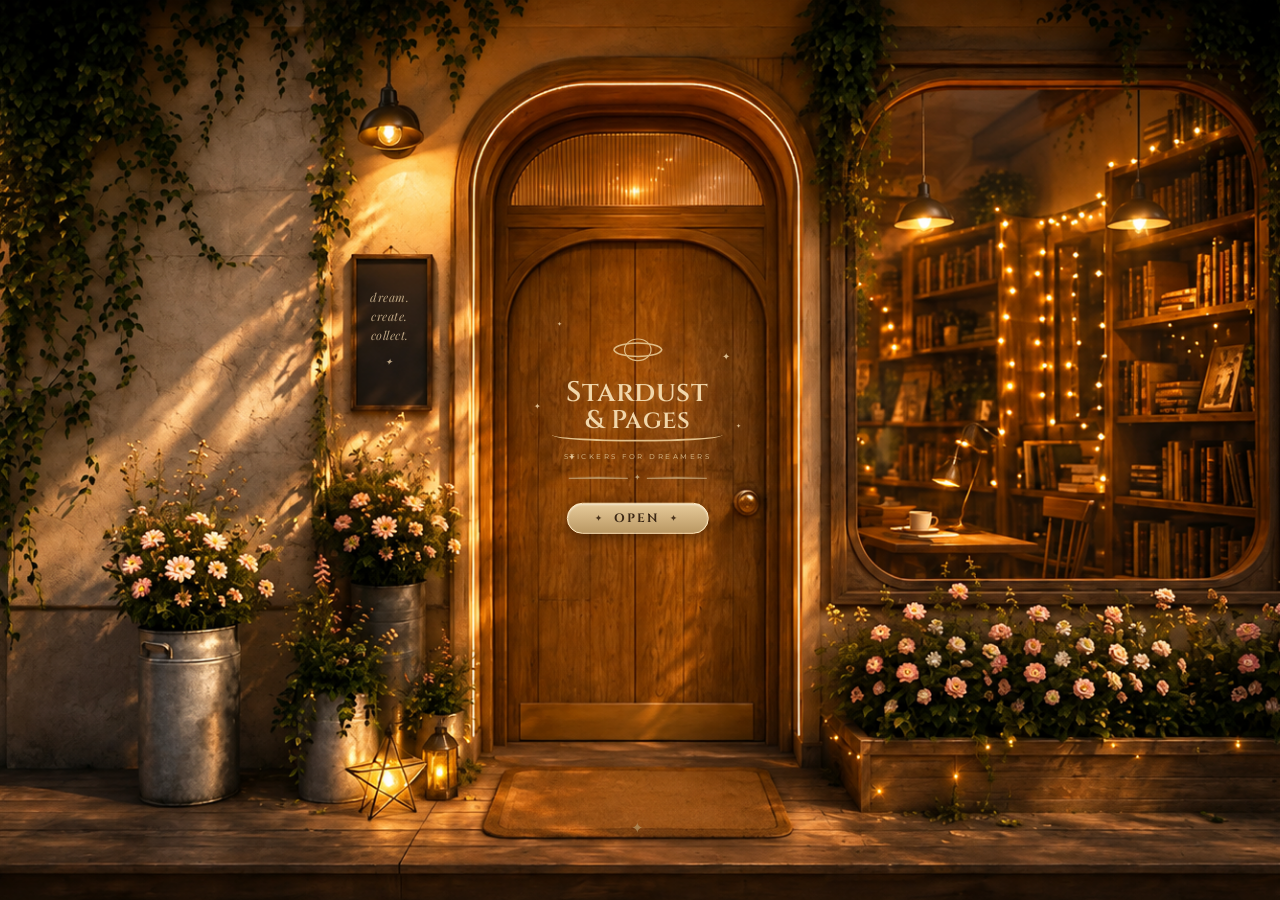
<file: index.html>
<!DOCTYPE html>
<html lang="en">
<head>
    <meta charset="UTF-8">
    <meta name="viewport" content="width=device-width, initial-scale=1.0">
    <title>Stardust & Pages - Welcome</title>
    <!-- Fonts -->
    <link rel="preconnect" href="https://fonts.googleapis.com">
    <link rel="preconnect" href="https://fonts.gstatic.com" crossorigin>
    <link href="https://fonts.googleapis.com/css2?family=Cinzel:wght@400;600;700&family=Montserrat:wght@300;400;500;600&family=Playfair+Display:ital,wght@0,400;0,600;1,400&display=swap" rel="stylesheet">
    <link rel="stylesheet" href="style.css">
    <!-- Google tag (gtag.js) -->
<script async src="https://www.googletagmanager.com/gtag/js?id=G-B5FS4BJM8R"></script>
<script>
  window.dataLayer = window.dataLayer || [];
  function gtag(){dataLayer.push(arguments);}
  gtag('js', new Date());

  gtag('config', 'G-B5FS4BJM8R');
</script>
</head>
<body class="door-page">

    <!-- خلفية الصورة الواسعة -->
    <div class="store-container">

        <!-- اللوحة الخشبية اليسرى الصغيرة العليا -->
        <div class="background-text-layer">

    <aside class="board top-left-board">
        <p>dream.<br>create.<br>collect.</p>
        <div class="star-icon">✦</div>
    </aside>

    <aside class="board floor-board">
        <p>take<br>your time,<br>stay<br>a while.</p>
        <div class="star-icon">✦</div>
    </aside>

</div>
        

        <!-- محتوى الباب الرئيسي -->
        <main class="door-content">
            <!-- أيقونة كوكب زحل -->
            <div class="planet-icon">
                <svg viewBox="0 0 100 60" width="60" height="40" fill="none" stroke="#e3c28d" stroke-width="2">
                    <ellipse cx="50" cy="30" rx="22" ry="18" fill="none" />
                    <path d="M 10 30 C 15 15, 85 15, 90 30 C 85 45, 15 45, 10 30" stroke="#e3c28d" stroke-width="2.5"/>
                </svg>
            </div>

            <!-- النجوم المتناثرة حول الشعار -->
            <div class="sparkles-container">
                <span class="sparkle sp-1">✦</span>
                <span class="sparkle sp-2">✦</span>
                <span class="sparkle sp-3">✦</span>
                <span class="sparkle sp-4">✦</span>
                <span class="sparkle sp-5">✦</span>
            </div>

            <!-- العنوان الرئيسي -->
            <h1 class="brand-title">
                Stardust
                <span class="ampersand-wrap">& Pages</span>
            </h1>

            <p class="brand-sub">STICKERS FOR DREAMERS</p>

            <div class="divider">
                <span>✦</span>
            </div>

            <!-- زر OPEN الذهبي Tonal -->
            <a href="main.html" id="openBtn" class="open-button">
                <span class="btn-star">✦</span>
                <span class="btn-text">OPEN</span>
                <span class="btn-star">✦</span>
            </a>
        </main>

        <!-- النجمة الذهبية على دواسة الباب -->
        <div class="mat-star">✦</div>

    </div>

    <script src="script.js"></script>
</body>
</html>
</file>
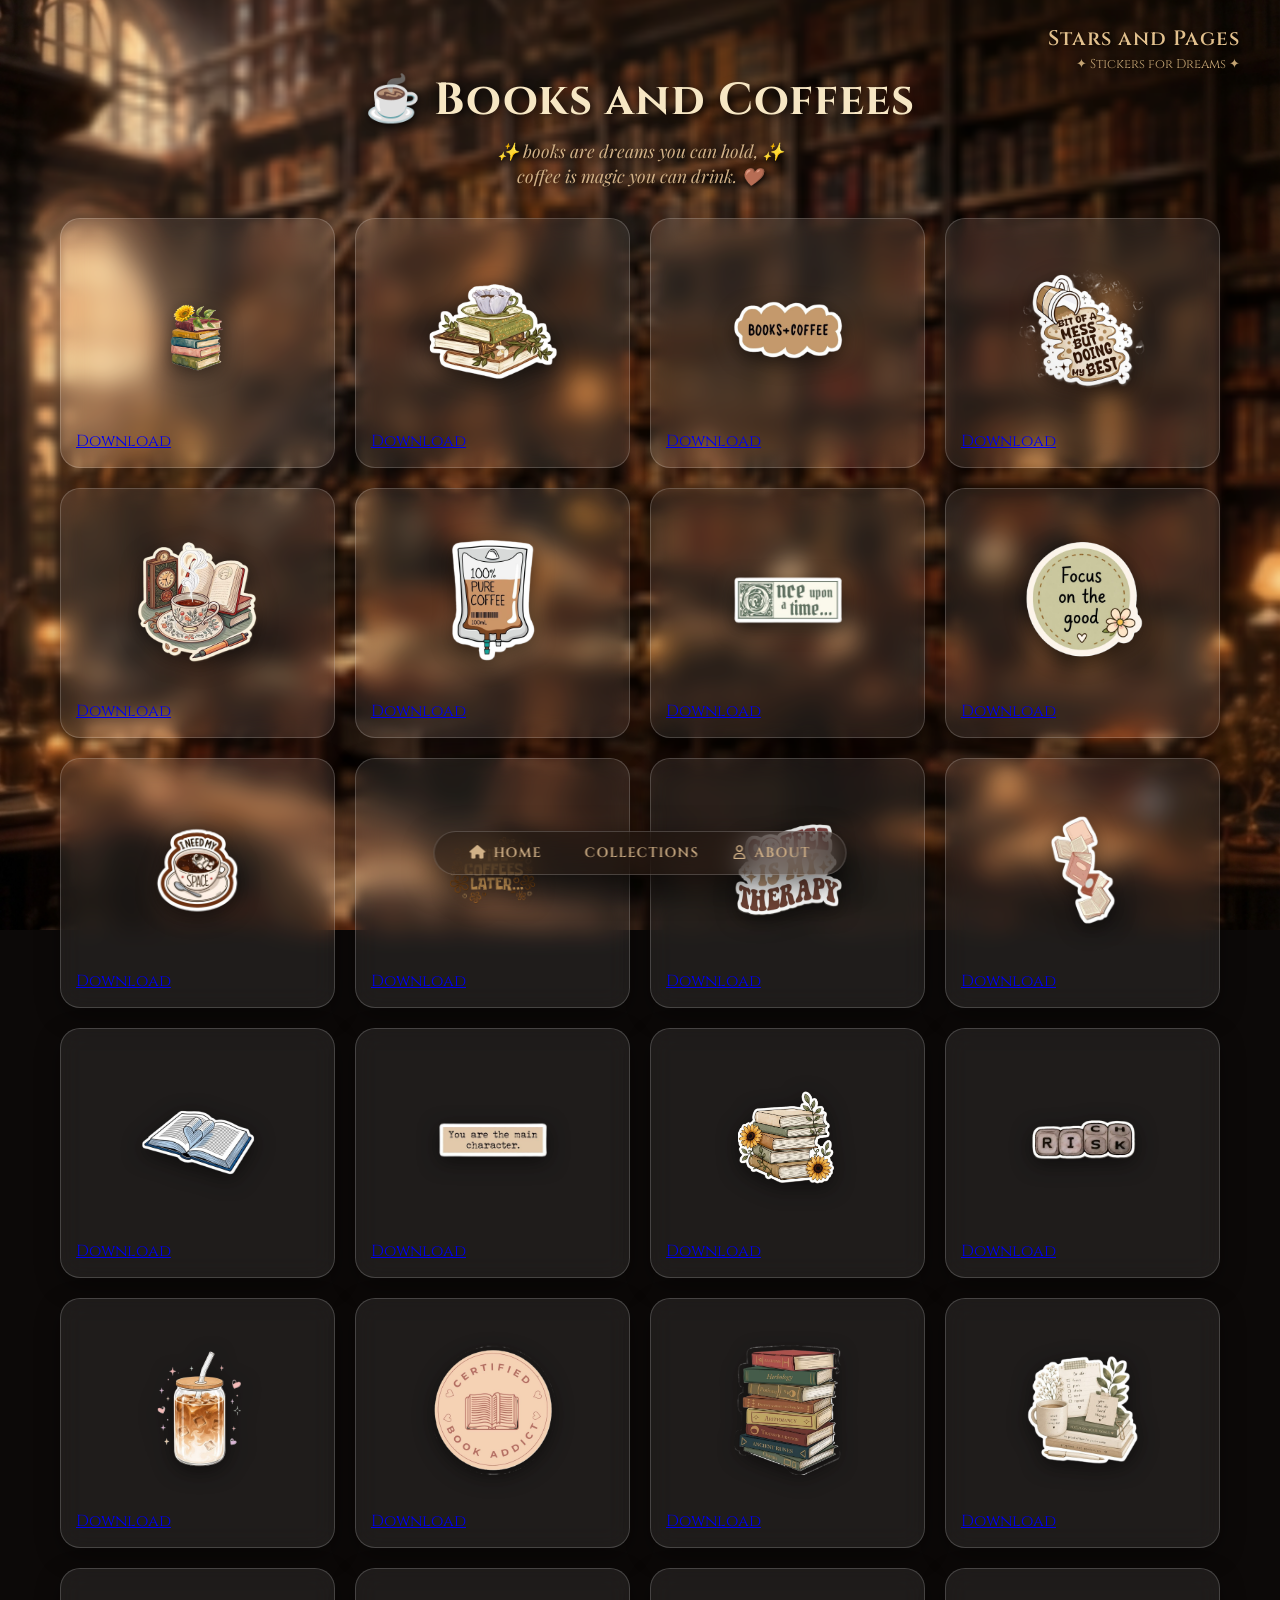
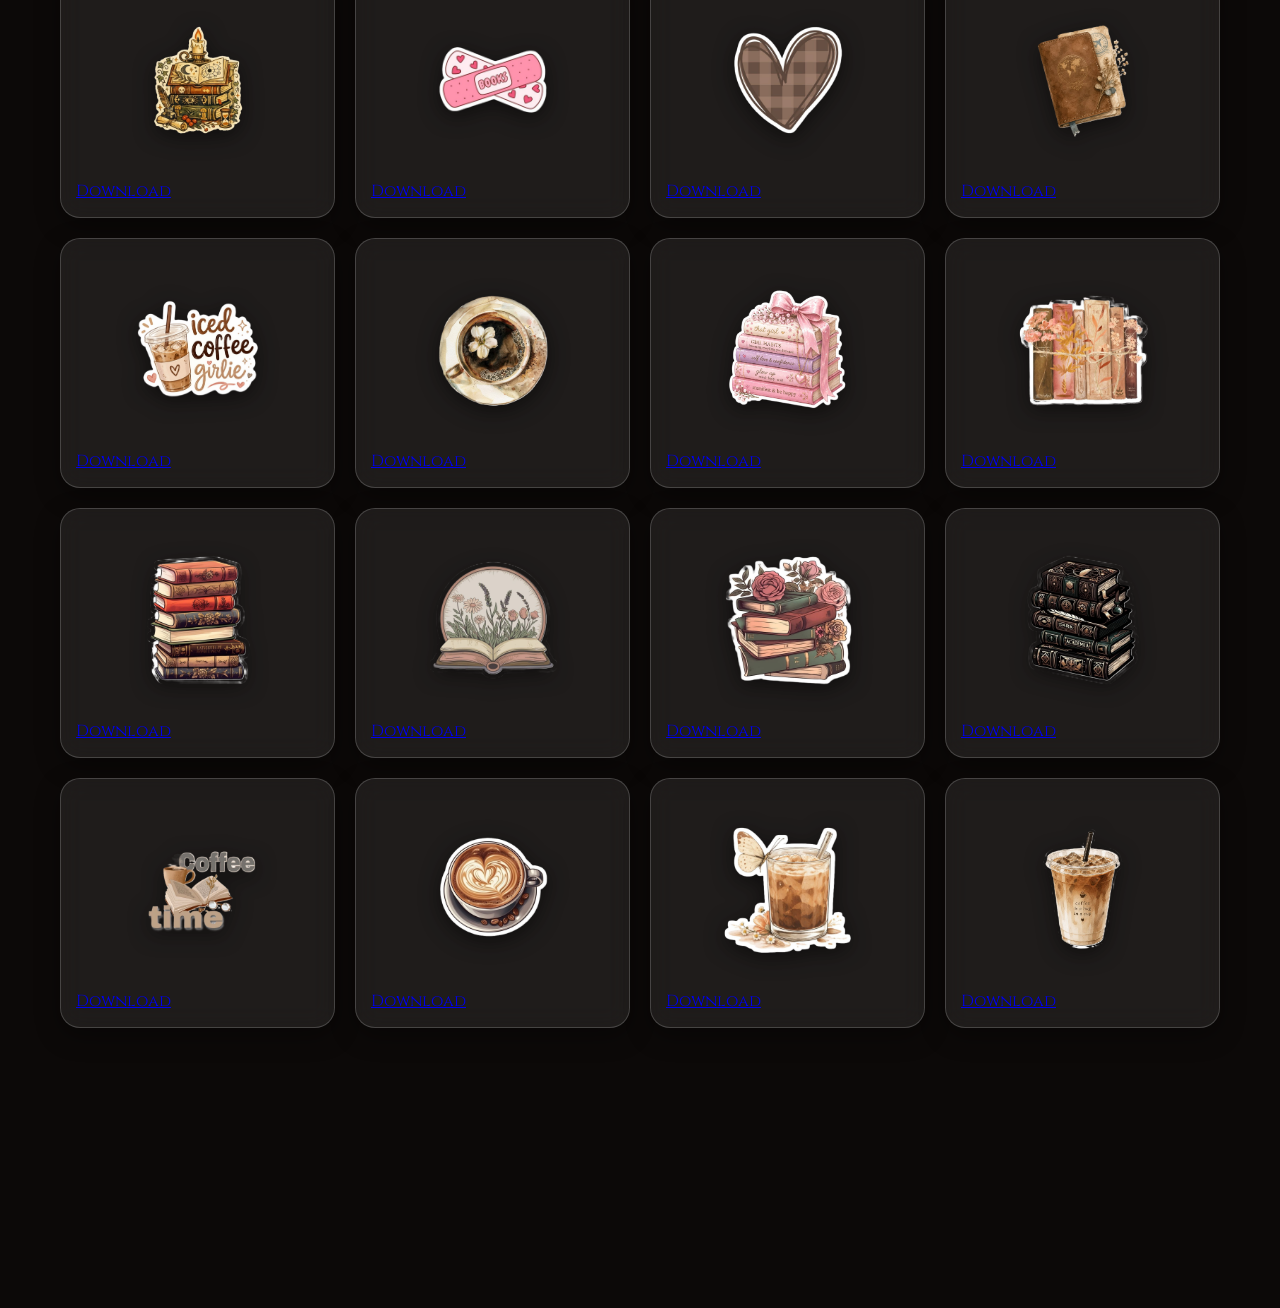
<file: books.html>
<!DOCTYPE html>
<html lang="en">
<head>
    <meta charset="UTF-8">
    <meta name="viewport" content="width=device-width, initial-scale=1.0">
    <title>Books and Coffees - Book Page</title>
    <!-- Font Awesome للأيقونات -->
    <link rel="stylesheet" href="https://cdnjs.cloudflare.com/ajax/libs/font-awesome/6.4.0/css/all.min.css">
    <!-- Google Fonts لتصميم الخطوط بشكل مماثل للصورة -->
    <link rel="preconnect" href="https://fonts.googleapis.com">
    <link rel="preconnect" href="https://fonts.gstatic.com" crossorigin>
    <link href="https://fonts.googleapis.com/css2?family=Cinzel:wght@400;600;700&family=Playfair+Display:ital,wght@0,400;0,600;1,400&display=swap" rel="stylesheet">
    <link rel="stylesheet" href="style.css">
<!-- Google tag (gtag.js) -->
<script async src="https://www.googletagmanager.com/gtag/js?id=G-B5FS4BJM8R"></script>
<script>
  window.dataLayer = window.dataLayer || [];
  function gtag(){dataLayer.push(arguments);}
  gtag('js', new Date());

  gtag('config', 'G-B5FS4BJM8R');
</script>
    
</head>
<body class="book-page">

    <!-- Top Right Brand/Header -->
    <div class="book-page-brand">
        <h2>Stars and Pages</h2>
        <p>✦ Stickers for Dreams ✦</p>
    </div>

    <div class="book-page-container">
        <!-- Main Title Header -->
        <header class="book-page-header">
            <h1 class="book-page-title">☕ Books and Coffees</h1>
            <p class="book-page-subtitle">✨ books are dreams you can hold, ✨<br>coffee is magic you can drink. 🤎</p>
        </header>

                  <!-- Bottom Navigation Bar -->
  <nav class="book-page-nav">
    <a href="main.html" class="book-page-nav-item ">
      <i class="fa-solid fa-house"></i>
      <span>HOME</span>
    </a>
    <a href="collections.html" class="book-page-nav-item">
      <i class="fa-solid fa-sparkles"></i>
      <span>COLLECTIONS</span>
    </a>
    
    <a href="index.html" class="book-page-nav-item">
      <i class="fa-regular fa-user"></i>
      <span>ABOUT</span>
    </a>
  </nav>

        <!-- Cards Grid Area -->
        <main class="book-page-grid">
            
<!-- Card 1 -->
            <div class="book-page-card" data-id="1" data-title="Sticker 1" data-img="stickers/books/sticker1.png">
                <div class="book-page-img-wrapper">
                    <img src="books/1.png" alt="Sticker 1">
                </div>
                <div class="book-page-card-actions">
      
                    <a href="books/1.png" download="sticker1.png" class="book-page-download-btn">Download</a>

                </div>
            </div>

            <div class="book-page-card" data-id="1" data-title="Sticker 1" data-img="stickers/books/sticker1.png">
                <div class="book-page-img-wrapper">
                    <img src="books/2.png" alt="Sticker 1">
                </div>
                <div class="book-page-card-actions">
      
                    <a href="books/2.png" download="sticker1.png" class="book-page-download-btn">Download</a>

                </div>
            </div>

            <div class="book-page-card" data-id="1" data-title="Sticker 1" data-img="stickers/books/sticker1.png">
                <div class="book-page-img-wrapper">
                    <img src="books/3.png" alt="Sticker 1">
                </div>
                <div class="book-page-card-actions">
      
                    <a href="books/3.png" download="sticker1.png" class="book-page-download-btn">Download</a>

                </div>
            </div>

            <div class="book-page-card" data-id="1" data-title="Sticker 1" data-img="stickers/books/sticker1.png">
                <div class="book-page-img-wrapper">
                    <img src="books/4.png" alt="Sticker 1">
                </div>
                <div class="book-page-card-actions">
      
                    <a href="books/4.png" download="sticker1.png" class="book-page-download-btn">Download</a>

                </div>
            </div>

            <div class="book-page-card" data-id="1" data-title="Sticker 1" data-img="stickers/books/sticker1.png">
                <div class="book-page-img-wrapper">
                    <img src="books/5.png" alt="Sticker 1">
                </div>
                <div class="book-page-card-actions">
      
                    <a href="books/5.png" download="sticker1.png" class="book-page-download-btn">Download</a>

                </div>
            </div>

            <div class="book-page-card" data-id="1" data-title="Sticker 1" data-img="stickers/books/sticker1.png">
                <div class="book-page-img-wrapper">
                    <img src="books/6.png" alt="Sticker 1">
                </div>
                <div class="book-page-card-actions">
      
                    <a href="books/6.png" download="sticker1.png" class="book-page-download-btn">Download</a>

                </div>
            </div>

            <div class="book-page-card" data-id="1" data-title="Sticker 1" data-img="stickers/books/sticker1.png">
                <div class="book-page-img-wrapper">
                    <img src="books/7.png" alt="Sticker 1">
                </div>
                <div class="book-page-card-actions">
      
                    <a href="books/7.png" download="sticker1.png" class="book-page-download-btn">Download</a>

                </div>
            </div>

            <div class="book-page-card" data-id="1" data-title="Sticker 1" data-img="stickers/books/sticker1.png">
                <div class="book-page-img-wrapper">
                    <img src="books/8.png" alt="Sticker 1">
                </div>
                <div class="book-page-card-actions">
      
                    <a href="books/8.png" download="sticker1.png" class="book-page-download-btn">Download</a>

                </div>
            </div>

            <div class="book-page-card" data-id="1" data-title="Sticker 1" data-img="stickers/books/sticker1.png">
                <div class="book-page-img-wrapper">
                    <img src="books/9.png" alt="Sticker 1">
                </div>
                <div class="book-page-card-actions">
      
                    <a href="books/9.png" download="sticker1.png" class="book-page-download-btn">Download</a>

                </div>
            </div>

            <div class="book-page-card" data-id="1" data-title="Sticker 1" data-img="stickers/books/sticker1.png">
                <div class="book-page-img-wrapper">
                    <img src="books/10.png" alt="Sticker 1">
                </div>
                <div class="book-page-card-actions">
      
                    <a href="books/10.png" download="sticker1.png" class="book-page-download-btn">Download</a>

                </div>
            </div>

            <div class="book-page-card" data-id="1" data-title="Sticker 1" data-img="stickers/books/sticker1.png">
                <div class="book-page-img-wrapper">
                    <img src="books/11.png" alt="Sticker 1">
                </div>
                <div class="book-page-card-actions">
      
                    <a href="books/11.png" download="sticker1.png" class="book-page-download-btn">Download</a>

                </div>
            </div>

            <div class="book-page-card" data-id="1" data-title="Sticker 1" data-img="stickers/books/sticker1.png">
                <div class="book-page-img-wrapper">
                    <img src="books/12.png" alt="Sticker 1">
                </div>
                <div class="book-page-card-actions">
      
                    <a href="books/12.png" download="sticker1.png" class="book-page-download-btn">Download</a>

                </div>
            </div>

            <div class="book-page-card" data-id="1" data-title="Sticker 1" data-img="stickers/books/sticker1.png">
                <div class="book-page-img-wrapper">
                    <img src="books/13.png" alt="Sticker 1">
                </div>
                <div class="book-page-card-actions">
      
                    <a href="books/13.png" download="sticker1.png" class="book-page-download-btn">Download</a>

                </div>
            </div>

            <div class="book-page-card" data-id="1" data-title="Sticker 1" data-img="stickers/books/sticker1.png">
                <div class="book-page-img-wrapper">
                    <img src="books/14.png" alt="Sticker 1">
                </div>
                <div class="book-page-card-actions">
      
                    <a href="books/14.png" download="sticker1.png" class="book-page-download-btn">Download</a>

                </div>
            </div>

            <div class="book-page-card" data-id="1" data-title="Sticker 1" data-img="stickers/books/sticker1.png">
                <div class="book-page-img-wrapper">
                    <img src="books/15.png" alt="Sticker 1">
                </div>
                <div class="book-page-card-actions">
      
                    <a href="books/15.png" download="sticker1.png" class="book-page-download-btn">Download</a>
                </div>
            </div>

            <div class="book-page-card" data-id="1" data-title="Sticker 1" data-img="stickers/books/sticker1.png">
                <div class="book-page-img-wrapper">
                    <img src="books/16.png" alt="Sticker 1">
                </div>
                <div class="book-page-card-actions">
      
                    <a href="books/16.png" download="sticker1.png" class="book-page-download-btn">Download</a>
                </div>
            </div>

            <div class="book-page-card" data-id="1" data-title="Sticker 1" data-img="stickers/books/sticker1.png">
                <div class="book-page-img-wrapper">
                    <img src="books/17.png" alt="Sticker 1">
                </div>
                <div class="book-page-card-actions">
      
                    <a href="books/17.png" download="sticker1.png" class="book-page-download-btn">Download</a>
                </div>
            </div>

            <div class="book-page-card" data-id="1" data-title="Sticker 1" data-img="stickers/books/sticker1.png">
                <div class="book-page-img-wrapper">
                    <img src="books/18.png" alt="Sticker 1">
                </div>
                <div class="book-page-card-actions">
      
                    <a href="books/18.png" download="sticker1.png" class="book-page-download-btn">Download</a>
                </div>
            </div>

            <div class="book-page-card" data-id="1" data-title="Sticker 1" data-img="stickers/books/sticker1.png">
                <div class="book-page-img-wrapper">
                    <img src="books/19.png" alt="Sticker 1">
                </div>
                <div class="book-page-card-actions">
      
                    <a href="books/19.png" download="sticker1.png" class="book-page-download-btn">Download</a>
                </div>
            </div>

            <div class="book-page-card" data-id="1" data-title="Sticker 1" data-img="stickers/books/sticker1.png">
                <div class="book-page-img-wrapper">
                    <img src="books/20.png" alt="Sticker 1">
                </div>
                <div class="book-page-card-actions">
      
                    <a href="books/20.png" download="sticker1.png" class="book-page-download-btn">Download</a>
                </div>
            </div>

            <div class="book-page-card" data-id="1" data-title="Sticker 1" data-img="stickers/books/sticker1.png">
                <div class="book-page-img-wrapper">
                    <img src="books/21.png" alt="Sticker 1">
                </div>
                <div class="book-page-card-actions">
      
                    <a href="books/21.png" download="sticker1.png" class="book-page-download-btn">Download</a>
                </div>
            </div>

            <div class="book-page-card" data-id="1" data-title="Sticker 1" data-img="stickers/books/sticker1.png">
                <div class="book-page-img-wrapper">
                    <img src="books/22.png" alt="Sticker 1">
                </div>
                <div class="book-page-card-actions">
                    <a href="books/22.png" download="sticker1.png" class="book-page-download-btn">Download</a>
                </div>
            </div>

            <div class="book-page-card" data-id="1" data-title="Sticker 1" data-img="stickers/books/sticker1.png">
                <div class="book-page-img-wrapper">
                    <img src="books/23.png" alt="Sticker 1">
                </div>
                <div class="book-page-card-actions">
                    <a href="books/23.png" download="sticker1.png" class="book-page-download-btn">Download</a>
                </div>
            </div>

            <div class="book-page-card" data-id="1" data-title="Sticker 1" data-img="stickers/books/sticker1.png">
                <div class="book-page-img-wrapper">
                    <img src="books/24.png" alt="Sticker 1">
                </div>
                <div class="book-page-card-actions">
                    <a href="books/24.png" download="sticker1.png" class="book-page-download-btn">Download</a>
                </div>
            </div>

            <div class="book-page-card" data-id="1" data-title="Sticker 1" data-img="stickers/books/sticker1.png">
                <div class="book-page-img-wrapper">
                    <img src="books/25.png" alt="Sticker 1">
                </div>
                <div class="book-page-card-actions">
                    <a href="books/25.png" download="sticker1.png" class="book-page-download-btn">Download</a>
                </div>
            </div>

            <div class="book-page-card" data-id="1" data-title="Sticker 1" data-img="stickers/books/sticker1.png">
                <div class="book-page-img-wrapper">
                    <img src="books/26.png" alt="Sticker 1">
                </div>
                <div class="book-page-card-actions">
                    <a href="books/26.png" download="sticker1.png" class="book-page-download-btn">Download</a>
                </div>
            </div>

            <div class="book-page-card" data-id="1" data-title="Sticker 1" data-img="stickers/books/sticker1.png">
                <div class="book-page-img-wrapper">
                    <img src="books/27.png" alt="Sticker 1">
                </div>
                <div class="book-page-card-actions">
                    <a href="books/27.png" download="sticker1.png" class="book-page-download-btn">Download</a>
                </div>
            </div>

            <div class="book-page-card" data-id="1" data-title="Sticker 1" data-img="stickers/books/sticker1.png">
                <div class="book-page-img-wrapper">
                    <img src="books/28.png" alt="Sticker 1">
                </div>
                <div class="book-page-card-actions">
                    <a href="books/28.png" download="sticker1.png" class="book-page-download-btn">Download</a>
                </div>
            </div>

            <div class="book-page-card" data-id="1" data-title="Sticker 1" data-img="stickers/books/sticker1.png">
                <div class="book-page-img-wrapper">
                    <img src="books/29.png" alt="Sticker 1">
                </div>
                <div class="book-page-card-actions">
                    <a href="books/29.png" download="sticker1.png" class="book-page-download-btn">Download</a>
                </div>
            </div>

            <div class="book-page-card" data-id="1" data-title="Sticker 1" data-img="stickers/books/sticker1.png">
                <div class="book-page-img-wrapper">
                    <img src="books/30.png" alt="Sticker 1">
                </div>
                <div class="book-page-card-actions">
                    <a href="books/30.png" download="sticker1.png" class="book-page-download-btn">Download</a>
                </div>
            </div>

            <div class="book-page-card" data-id="1" data-title="Sticker 1" data-img="stickers/books/sticker1.png">
                <div class="book-page-img-wrapper">
                    <img src="books/31.png" alt="Sticker 1">
                </div>
                <div class="book-page-card-actions">
                    <a href="books/31.png" download="sticker1.png" class="book-page-download-btn">Download</a>
                </div>
            </div>

            <div class="book-page-card" data-id="1" data-title="Sticker 1" data-img="stickers/books/sticker1.png">
                <div class="book-page-img-wrapper">
                    <img src="books/32.png" alt="Sticker 1">
                </div>
                <div class="book-page-card-actions">
                    <a href="books/32.png" download="sticker1.png" class="book-page-download-btn">Download</a>
                </div>
            </div>

            <div class="book-page-card" data-id="1" data-title="Sticker 1" data-img="stickers/books/sticker1.png">
                <div class="book-page-img-wrapper">
                    <img src="books/33.png" alt="Sticker 1">
                </div>
                <div class="book-page-card-actions">
                    <a href="books/33.png" download="sticker1.png" class="book-page-download-btn">Download</a>
                </div>
            </div>

            <div class="book-page-card" data-id="1" data-title="Sticker 1" data-img="stickers/books/sticker1.png">
                <div class="book-page-img-wrapper">
                    <img src="books/34.png" alt="Sticker 1">
                </div>
                <div class="book-page-card-actions">
                    <a href="books/34.png" download="sticker1.png" class="book-page-download-btn">Download</a>
                </div>
            </div>

            <div class="book-page-card" data-id="1" data-title="Sticker 1" data-img="stickers/books/sticker1.png">
                <div class="book-page-img-wrapper">
                    <img src="books/35.png" alt="Sticker 1">
                </div>
                <div class="book-page-card-actions">
                    <a href="books/35.png" download="sticker1.png" class="book-page-download-btn">Download</a>
                </div>
            </div>

            <div class="book-page-card" data-id="1" data-title="Sticker 1" data-img="stickers/books/sticker1.png">
                <div class="book-page-img-wrapper">
                    <img src="books/36.png" alt="Sticker 1">
                </div>
                <div class="book-page-card-actions">
                    <a href="books/36.png" download="sticker1.png" class="book-page-download-btn">Download</a>
                </div>
            </div>


        </main>

    </div>
</body>
</html>
</file>
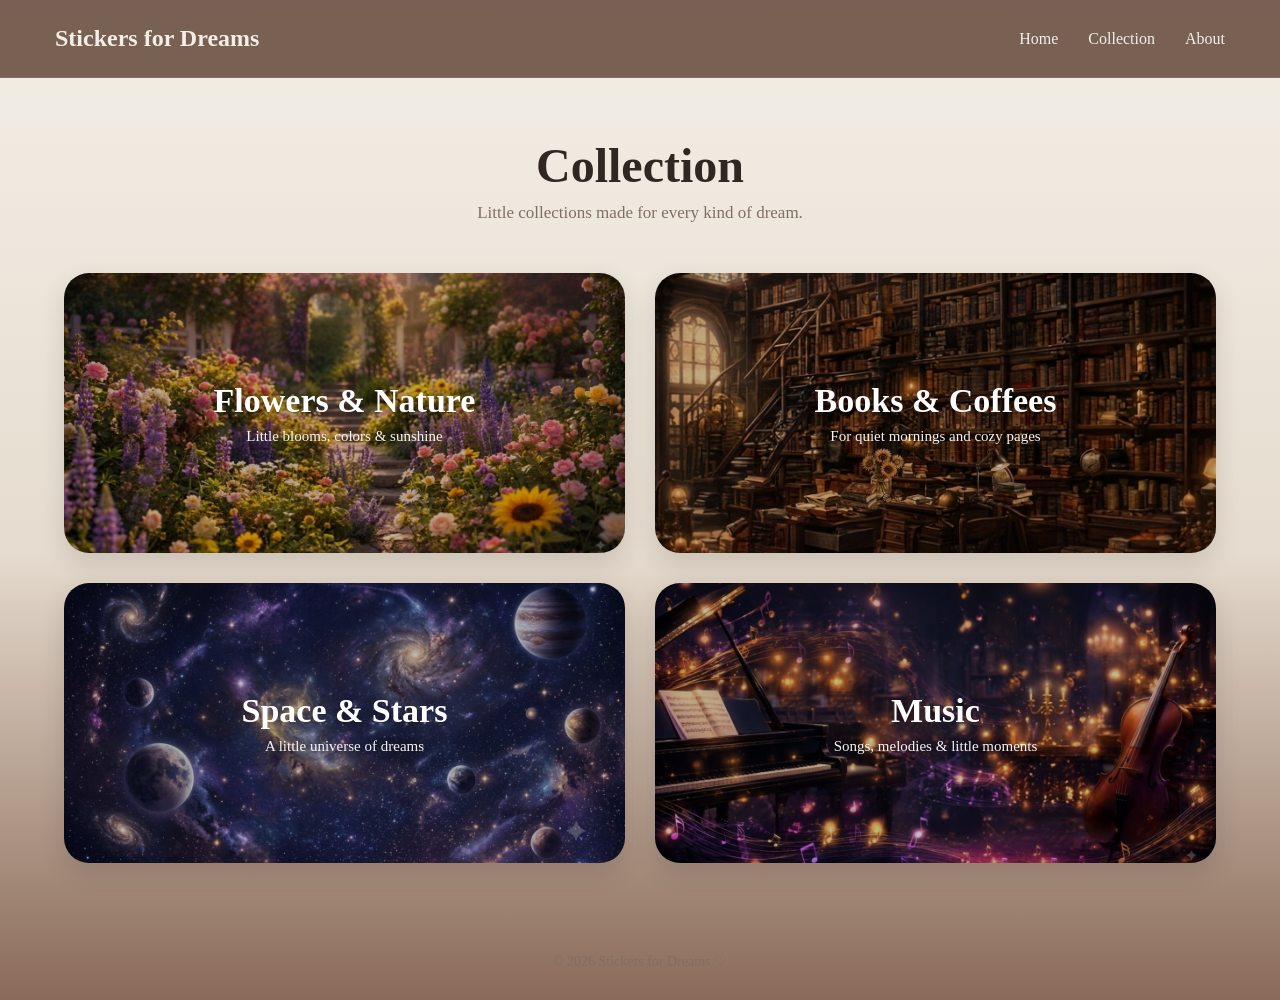
<file: collections.html>
<!DOCTYPE html>
<html lang="en">
<head>
    <meta charset="UTF-8">
    <meta name="viewport" content="width=device-width, initial-scale=1.0">

    <title>Collection | Stickers for Dreams</title>

    <style>

        * {
            margin: 0;
            padding: 0;
            box-sizing: border-box;
        }

        body {
    font-family: Georgia, serif;
    min-height: 100vh;
    background: linear-gradient(
        to top,
        #8A6A58 0%,
        #E6DCCF 45%,
        #F3EFE7 100%
    );
    color: #302722;
}

        /* ---------- HEADER ---------- */

        header {
            width: 100%;
            padding: 25px 55px;

            display: flex;
            justify-content: space-between;
            align-items: center;

            background: rgba(107, 81, 68, 0.90);
            border-bottom: 1px solid rgba(181, 150, 90, 0.25);
        }

        .logo {
            font-size: 24px;
            font-weight: bold;
            color: #F3EFE7;
        }

        nav {
            display: flex;
            gap: 30px;
        }

        nav a {
            text-decoration: none;
            color: #F3EFE7;
            font-size: 16px;
            transition: 0.3s;
        }

        nav a:hover {
            color: #B5965A;
        }

        /* ---------- MAIN ---------- */

        main {
            width: 90%;
            max-width: 1200px;
            margin: 60px auto;
            text-align: center;
        }

        .title {
            font-size: 48px;
            margin-bottom: 10px;
            color: #302722;
        }

        .subtitle {
            font-size: 17px;
            color: #806F63;
            margin-bottom: 50px;
        }

        /* ---------- COLLECTION GRID ---------- */

        .collection {
            display: grid;
            grid-template-columns: repeat(2, 1fr);
            gap: 30px;
        }

        .card {
            height: 280px;
            border-radius: 25px;

            display: flex;
            justify-content: center;
            align-items: center;

            position: relative;
            overflow: hidden;

            text-decoration: none;

            box-shadow: 0 10px 25px rgba(48, 39, 34, 0.15);

            transition: transform 0.3s ease,
                        box-shadow 0.3s ease;
        }

        .card:hover {
            transform: translateY(-7px);
            box-shadow: 0 15px 30px rgba(48, 39, 34, 0.22);
        }

        /* ---------- CARD BACKGROUNDS ---------- */

        .flowers {
    background:
        linear-gradient(rgba(0,0,0,0.25), rgba(0,0,0,0.25)),
        url("flowers.jpg") center/cover;
}

.books {
    background:
        linear-gradient(rgba(0,0,0,0.25), rgba(0,0,0,0.25)),
        url("books.jpg") center/cover;
}

.space {
    background:
        linear-gradient(rgba(0,0,0,0.25), rgba(0,0,0,0.25)),
        url("space.jpg") center/cover;
}

.music {
    background:
        linear-gradient(rgba(0,0,0,0.25), rgba(0,0,0,0.25)),
        url("music.jpg") center/cover;
}

        /* ---------- CARD TEXT ---------- */

        .card-content {
            color: white;
            text-align: center;
            z-index: 2;

            text-shadow: 0 2px 8px rgba(0, 0, 0, 0.35);
        }

        .card-content h2 {
            font-size: 34px;
            margin-bottom: 8px;
        }

        .card-content p {
            font-size: 15px;
            opacity: 0.95;
        }

        /* ---------- FOOTER ---------- */
        footer {
            text-align: center;
            padding: 30px;
            color: #806F63;
            font-size: 14px;
        }

        /* ---------- MOBILE ---------- */

        @media (max-width: 700px) {

            header {
                padding: 20px;
                flex-direction: column;
                gap: 15px;
            }

            nav {
                gap: 15px;
            }

            .title {
                font-size: 38px;
            }

            .collection {
                grid-template-columns: 1fr;
            }

            .card {
                height: 230px;
            }
        }

    </style>
</head>

<body>

    <!-- HEADER -->

    <header>

        <div class="logo">
            Stickers for Dreams
        </div>

        <nav>
            <a href="main.html">Home</a>
            <a href="collections.html">Collection</a>
            <a href="index.html">About</a>
        </nav>

    </header>


    <!-- MAIN -->

    <main>

        <h1 class="title">
            Collection
        </h1>

        <p class="subtitle">
            Little collections made for every kind of dream.
        </p>


        <div class="collection">

            <!-- FLOWERS -->

            <a href="flower.html" class="card flowers">

                <div class="card-content">

                    <h2>Flowers & Nature</h2>

                    <p>
                        Little blooms, colors & sunshine
                    </p>

                </div>

            </a>


            <!-- BOOKS & COFFEES -->

            <a href="books.html" class="card books">

                <div class="card-content">

                    <h2>Books & Coffees</h2>

                    <p>
                        For quiet mornings and cozy pages
                    </p>

                </div>

            </a>


            <!-- SPACE & STARS -->

            <a href="space.html" class="card space">

                <div class="card-content">

                    <h2>Space & Stars</h2>

                    <p>
                        A little universe of dreams
                    </p>

                </div>

            </a>


            <!-- MUSIC -->

            <a href="music.html" class="card music">

                <div class="card-content">

                    <h2>Music</h2>

                    <p>
                        Songs, melodies & little moments
                    </p>

                </div>

            </a>

        </div>

    </main>


    <!-- FOOTER -->

    <footer>

        © 2026 Stickers for Dreams ♡

    </footer>

</body>
</html>
</file>
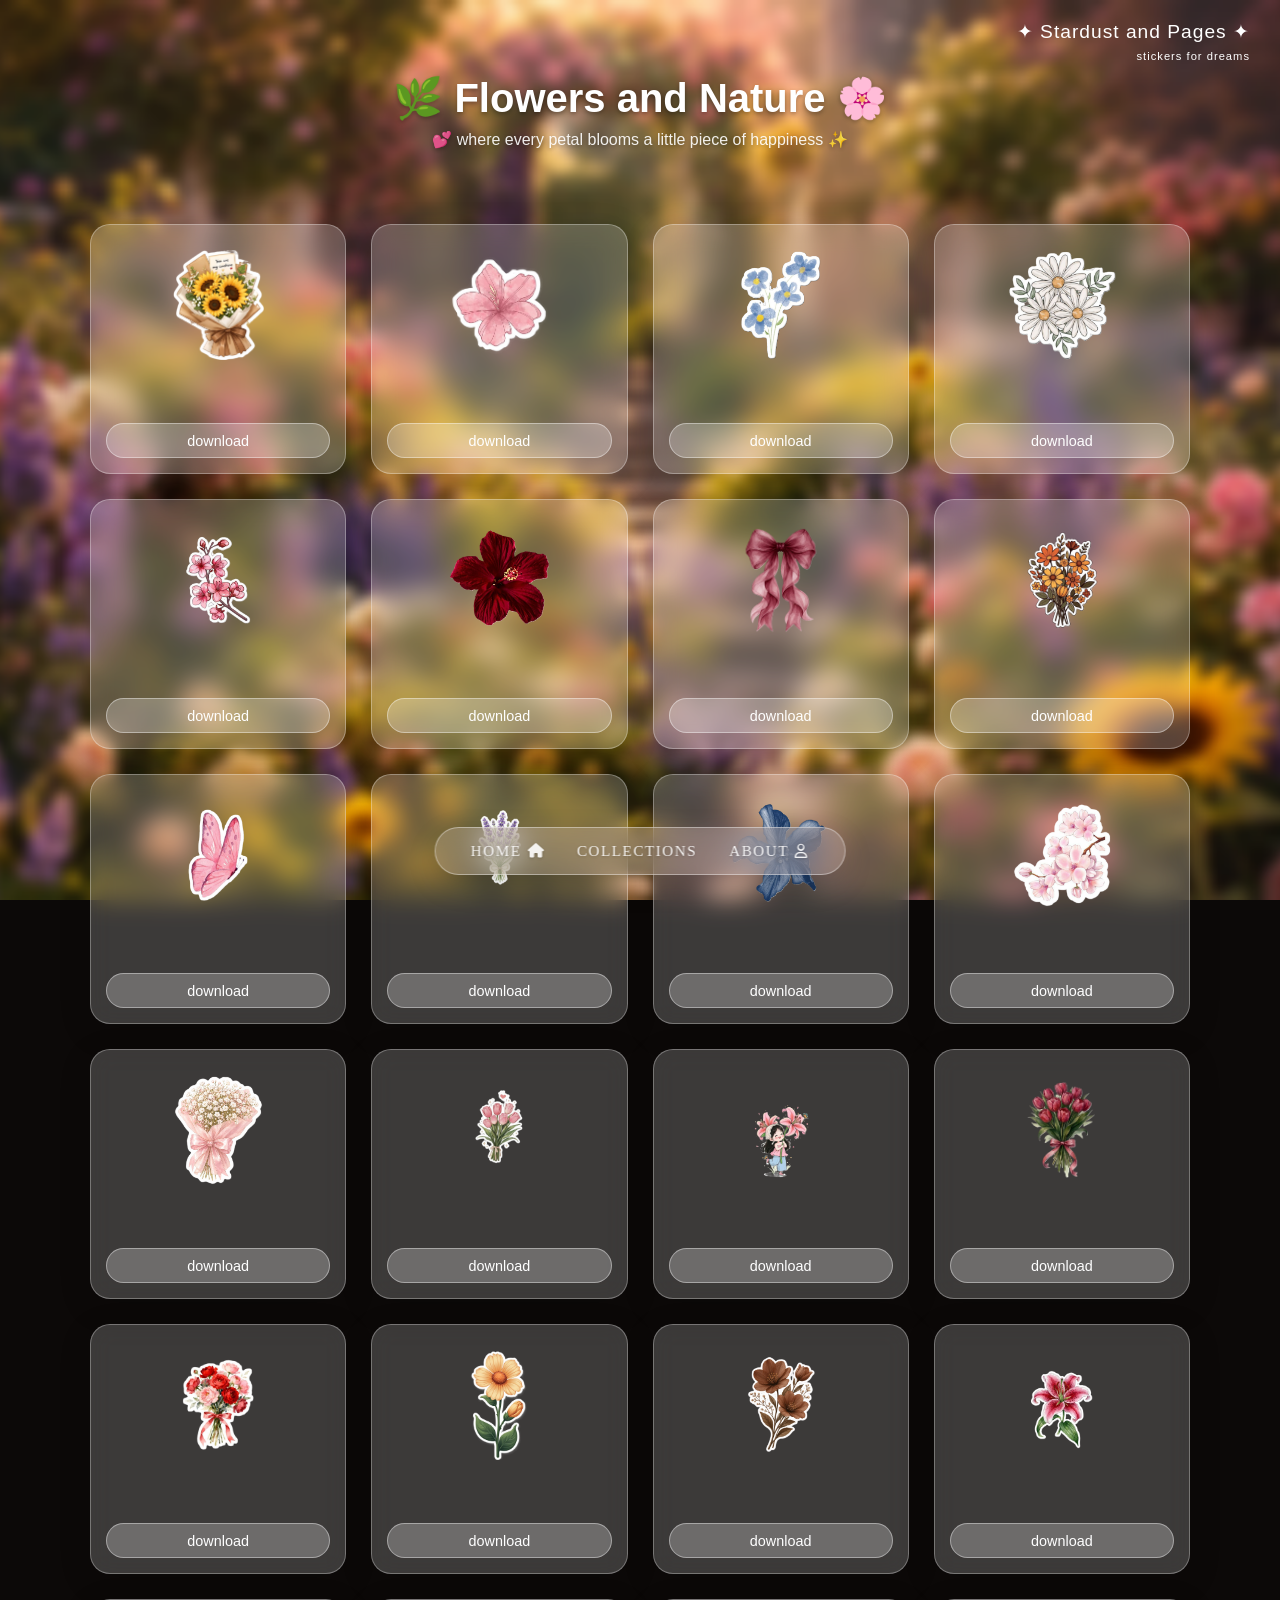
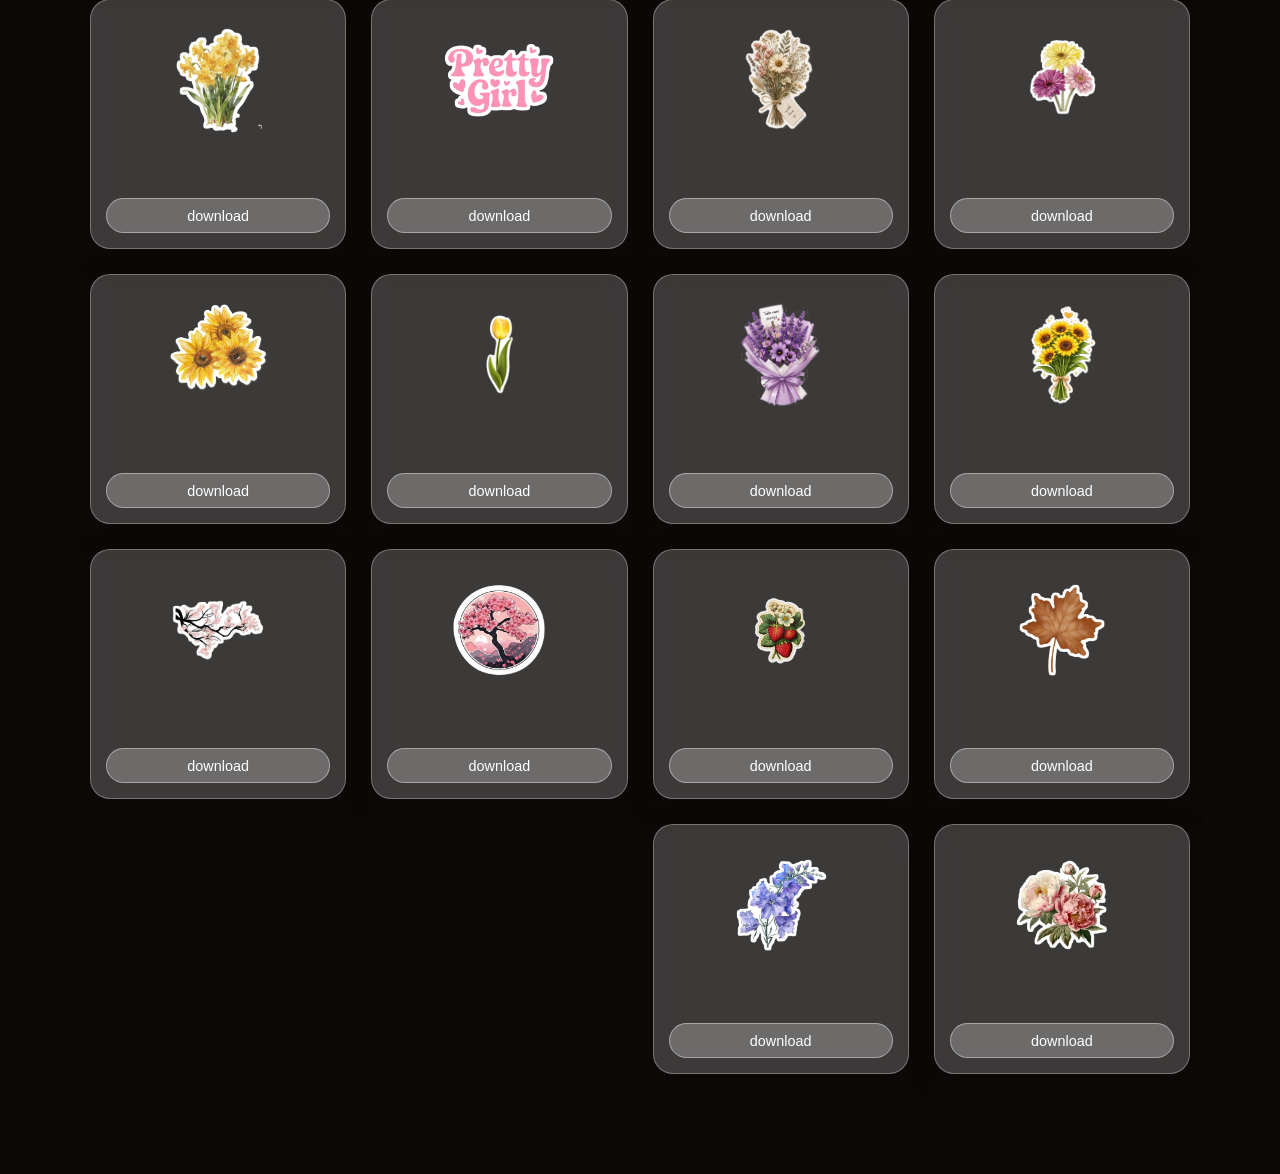
<file: flower.html>
<!DOCTYPE html>
<html lang="ar" dir="rtl">
<head>
  <meta charset="UTF-8">
  <meta name="viewport" content="width=device-width, initial-scale=1.0">
  <title>Stardust and Pages - Flowers & Nature</title>
  <!-- ربط ملف الستايل الموحد -->
  <link rel="stylesheet" href="style.css">
  <!-- Google tag (gtag.js) -->
<script async src="https://www.googletagmanager.com/gtag/js?id=G-B5FS4BJM8R"></script>
<script>
  window.dataLayer = window.dataLayer || [];
  function gtag(){dataLayer.push(arguments);}
  gtag('js', new Date());

  gtag('config', 'G-B5FS4BJM8R');
</script>
</head>
<body class="flower-page-body">

  <div class="flower-page-brand-title">
    ✦ Stardust and Pages ✦<br>
    <small style="font-size: 0.7rem;">stickers for dreams</small>
  </div>

  <div class="flower-page-header">
    <h1 class="flower-page-main-title">🌸 Flowers and Nature 🌿</h1>
    <p class="flower-page-subtitle">✨ where every petal blooms a little piece of happiness 💕</p>
  </div>

  <div class="flower-page-stickers-grid">

    <!-- Navigation Bar -->
  <!-- Font Awesome لأيقونات الأزرار الدقيقة -->
<link rel="stylesheet" href="https://cdnjs.cloudflare.com/ajax/libs/font-awesome/6.4.0/css/all.min.css">

<!-- شريط التنقل مع الروابط الجديدة -->
<nav class="flower-page-nav-bar">
  <a href="index.html" class="flower-page-nav-link">
    <i class="fa-regular fa-user flower-page-nav-icon"></i> ABOUT
  </a>

  <a href="collections.html" class="flower-page-nav-link">
    COLLECTIONS
  </a>
  <a href="main.html" class="flower-page-nav-link">
    <i class="fa-solid fa-house flower-page-nav-icon"></i> HOME
  </a>
</nav>

    <!-- Sticker Item 1 -->
    <div class="flower-page-sticker-card">
      <img src="flowers/1.png" alt="1" class="flower-page-sticker-img">
      <div class="flower-page-card-actions">
        <a href="flowers/1.png" download="1.png" class="flower-page-download-btn">download</a>
      </div>
    </div>

    <!-- Sticker Item 2 -->
    <div class="flower-page-sticker-card">
      <img src="flowers/sunflower.png" alt="Sunflower" class="flower-page-sticker-img">
      <div class="flower-page-card-actions">
        <a href="flowers/sunflower.png" download="Sunflower.png" class="flower-page-download-btn">download</a>
      </div>
    </div>

    <!-- Sticker Item 3 -->
    <div class="flower-page-sticker-card">
      <img src="flowers/3.png" alt="Lavender" class="flower-page-sticker-img">
      <div class="flower-page-card-actions">
        <a href="flowers/3.png" download="Lavender.png" class="flower-page-download-btn">download</a>
      </div>
    </div>

    <!-- Sticker Item 4 -->
    <div class="flower-page-sticker-card">
      <img src="flowers/4.png" alt="Pink Ribbon Bow" class="flower-page-sticker-img">
      <div class="flower-page-card-actions">
        <a href="flowers/4.png" download="Pink_Ribbon_Bow.png" class="flower-page-download-btn">download</a>
      </div>
    </div>

    <!-- Sticker Item 5 -->
    <div class="flower-page-sticker-card">
      <img src="flowers/5.png" alt="Purple Butterfly" class="flower-page-sticker-img">
      <div class="flower-page-card-actions">
        <a href="flowers/5.png" download="Purple_Butterfly.png" class="flower-page-download-btn">download</a>
      </div>
    </div>

    <!-- Sticker Item 6 -->
    <div class="flower-page-sticker-card">
      <img src="flowers/6.png" alt="Watering Can" class="flower-page-sticker-img">
      <div class="flower-page-card-actions">
        <a href="flowers/6.png" download="Watering_Can.png" class="flower-page-download-btn">download</a>
      </div>
    </div>

    <!-- Sticker Item 7 -->
    <div class="flower-page-sticker-card">
      <img src="flowers/7.png" alt="Flower Basket" class="flower-page-sticker-img">
      <div class="flower-page-card-actions">
        <a href="flowers/7.png" download="Flower_Basket.png" class="flower-page-download-btn">download</a>
      </div>
    </div>

    <!-- Sticker Item 8 -->
    <div class="flower-page-sticker-card">
      <img src="flowers/8.png" alt="Wildflowers" class="flower-page-sticker-img">
      <div class="flower-page-card-actions">
        <a href="flowers/8.png" download="Wildflowers.png" class="flower-page-download-btn">download</a>
      </div>
    </div>

        <!-- Sticker Item 9 -->
    <div class="flower-page-sticker-card">
      <img src="flowers/9.png" alt="Wildflowers" class="flower-page-sticker-img">
      <div class="flower-page-card-actions">
        <a href="flowers/9.png" download="Wildflowers.png" class="flower-page-download-btn">download</a>
      </div>
    </div>

    <!-- Sticker Item 10 -->
    <div class="flower-page-sticker-card">
      <img src="flowers/10.png" alt="Wildflowers" class="flower-page-sticker-img">
      <div class="flower-page-card-actions">
        <a href="flowers/10.png" download="Wildflowers.png" class="flower-page-download-btn">download</a>
      </div>
    </div>

<!-- Sticker Item 11 -->
    <div class="flower-page-sticker-card">
      <img src="flowers/11.png" alt="Wildflowers" class="flower-page-sticker-img">
      <div class="flower-page-card-actions">
        <a href="flowers/11.png" download="Wildflowers.png" class="flower-page-download-btn">download</a>
      </div>
    </div>

    <!-- Sticker Item 12 -->
    <div class="flower-page-sticker-card">
      <img src="flowers/12.png" alt="Wildflowers" class="flower-page-sticker-img">
      <div class="flower-page-card-actions">
        <a href="flowers/12.png" download="Wildflowers.png" class="flower-page-download-btn">download</a>
      </div>
    </div>

    <div class="flower-page-sticker-card">
      <img src="flowers/13.png" alt="Wildflowers" class="flower-page-sticker-img">
      <div class="flower-page-card-actions">
        <a href="flowers/13.png" download="Wildflowers.png" class="flower-page-download-btn">download</a>
      </div>
    </div>

    <div class="flower-page-sticker-card">
      <img src="flowers/14.png" alt="Wildflowers" class="flower-page-sticker-img">
      <div class="flower-page-card-actions">
        <a href="flowers/14.png" download="Wildflowers.png" class="flower-page-download-btn">download</a>
      </div>
    </div>

    <div class="flower-page-sticker-card">
      <img src="flowers/15.png" alt="Wildflowers" class="flower-page-sticker-img">
      <div class="flower-page-card-actions">
        <a href="flowers/15.png" download="Wildflowers.png" class="flower-page-download-btn">download</a>
      </div>
    </div>

    <div class="flower-page-sticker-card">
      <img src="flowers/16.png" alt="Wildflowers" class="flower-page-sticker-img">
      <div class="flower-page-card-actions">
        <a href="flowers/16.png" download="Wildflowers.png" class="flower-page-download-btn">download</a>
      </div>
    </div>

    <div class="flower-page-sticker-card">
      <img src="flowers/17.png" alt="Wildflowers" class="flower-page-sticker-img">
      <div class="flower-page-card-actions">
        <a href="flowers/17.png" download="Wildflowers.png" class="flower-page-download-btn">download</a>
      </div>
    </div>

    <div class="flower-page-sticker-card">
      <img src="flowers/18.png" alt="Wildflowers" class="flower-page-sticker-img">
      <div class="flower-page-card-actions">
        <a href="flowers/18.png" download="Wildflowers.png" class="flower-page-download-btn">download</a>
      </div>
    </div>

    <div class="flower-page-sticker-card">
      <img src="flowers/19.png" alt="Wildflowers" class="flower-page-sticker-img">
      <div class="flower-page-card-actions">
        <a href="flowers/19.png" download="Wildflowers.png" class="flower-page-download-btn">download</a>
      </div>
    </div>

    <div class="flower-page-sticker-card">
      <img src="flowers/20.png" alt="Wildflowers" class="flower-page-sticker-img">
      <div class="flower-page-card-actions">
        <a href="flowers/20.png" download="Wildflowers.png" class="flower-page-download-btn">download</a>
      </div>
    </div>

    <div class="flower-page-sticker-card">
      <img src="flowers/21.png" alt="Wildflowers" class="flower-page-sticker-img">
      <div class="flower-page-card-actions">
        <a href="flowers/21.png" download="Wildflowers.png" class="flower-page-download-btn">download</a>
      </div>
    </div>

    <div class="flower-page-sticker-card">
      <img src="flowers/22.png" alt="Wildflowers" class="flower-page-sticker-img">
      <div class="flower-page-card-actions">
        <a href="flowers/22.png" download="Wildflowers.png" class="flower-page-download-btn">download</a>
      </div>
    </div>

    <div class="flower-page-sticker-card">
      <img src="flowers/23.png" alt="Wildflowers" class="flower-page-sticker-img">
      <div class="flower-page-card-actions">
        <a href="flowers/23.png" download="Wildflowers.png" class="flower-page-download-btn">download</a>
      </div>
    </div>

    <div class="flower-page-sticker-card">
      <img src="flowers/24.png" alt="Wildflowers" class="flower-page-sticker-img">
      <div class="flower-page-card-actions">
        <a href="flowers/24.png" download="Wildflowers.png" class="flower-page-download-btn">download</a>
      </div>
    </div>

    <div class="flower-page-sticker-card">
      <img src="flowers/25.png" alt="Wildflowers" class="flower-page-sticker-img">
      <div class="flower-page-card-actions">
        <a href="flowers/25.png" download="Wildflowers.png" class="flower-page-download-btn">download</a>
      </div>
    </div>

    <div class="flower-page-sticker-card">
      <img src="flowers/26.png" alt="Wildflowers" class="flower-page-sticker-img">
      <div class="flower-page-card-actions">
        <a href="flowers/26.png" download="Wildflowers.png" class="flower-page-download-btn">download</a>
      </div>
    </div>

    <div class="flower-page-sticker-card">
      <img src="flowers/27.png" alt="Wildflowers" class="flower-page-sticker-img">
      <div class="flower-page-card-actions">
        <a href="flowers/27.png" download="Wildflowers.png" class="flower-page-download-btn">download</a>
      </div>
    </div>

    <div class="flower-page-sticker-card">
      <img src="flowers/28.png" alt="Wildflowers" class="flower-page-sticker-img">
      <div class="flower-page-card-actions">
        <a href="flowers/28.png" download="Wildflowers.png" class="flower-page-download-btn">download</a>
      </div>
    </div>

    <div class="flower-page-sticker-card">
      <img src="flowers/29.png" alt="Wildflowers" class="flower-page-sticker-img">
      <div class="flower-page-card-actions">
        <a href="flowers/29.png" download="Wildflowers.png" class="flower-page-download-btn">download</a>
      </div>
    </div>

    <div class="flower-page-sticker-card">
      <img src="flowers/30.png" alt="Wildflowers" class="flower-page-sticker-img">
      <div class="flower-page-card-actions">
        <a href="flowers/30.png" download="Wildflowers.png" class="flower-page-download-btn">download</a>
      </div>
    </div>

    <div class="flower-page-sticker-card">
      <img src="flowers/31.png" alt="Wildflowers" class="flower-page-sticker-img">
      <div class="flower-page-card-actions">
        <a href="flowers/31.png" download="Wildflowers.png" class="flower-page-download-btn">download</a>
      </div>
    </div>

    <div class="flower-page-sticker-card">
      <img src="flowers/32.png" alt="Wildflowers" class="flower-page-sticker-img">
      <div class="flower-page-card-actions">
        <a href="flowers/32.png" download="Wildflowers.png" class="flower-page-download-btn">download</a>
      </div>
    </div>

    <div class="flower-page-sticker-card">
      <img src="flowers/33.png" alt="Wildflowers" class="flower-page-sticker-img">
      <div class="flower-page-card-actions">
        <a href="flowers/33.png" download="Wildflowers.png" class="flower-page-download-btn">download</a>
      </div>
    </div>

    <div class="flower-page-sticker-card">
      <img src="flowers/34.png" alt="Wildflowers" class="flower-page-sticker-img">
      <div class="flower-page-card-actions">
        <a href="flowers/34.png" download="Wildflowers.png" class="flower-page-download-btn">download</a>
      </div>
    </div>

  </div>

</body>
</html>
</file>
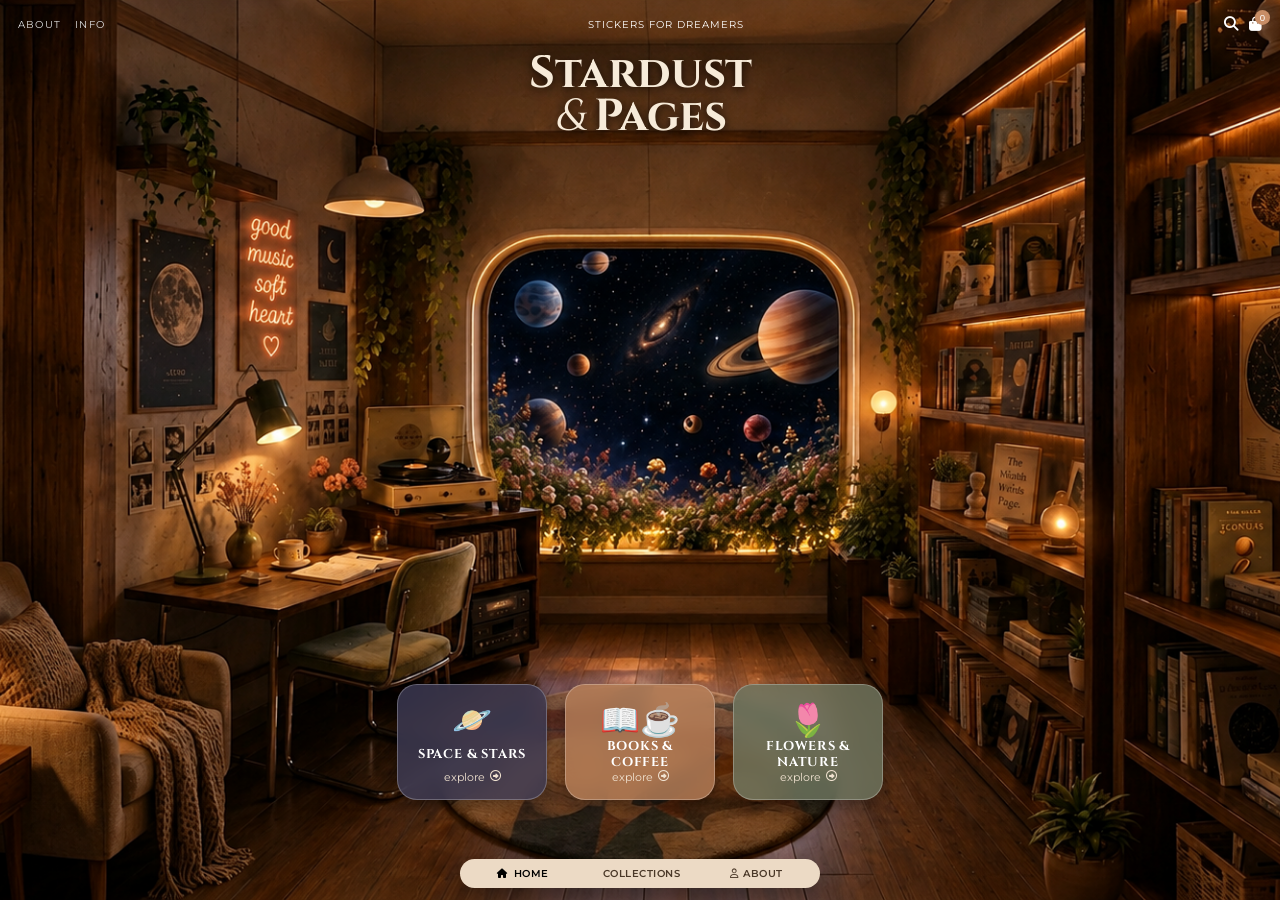
<file: main.html>
<!DOCTYPE html>
<html lang="en">
<head>
  <meta charset="UTF-8">
  <meta name="viewport" content="width=device-width, initial-scale=1.0">
  <title>Stardust & Pages - Home</title>
  <link rel="stylesheet" href="style.css">
  <link rel="preconnect" href="https://fonts.googleapis.com">
  <link rel="preconnect" href="https://fonts.gstatic.com" crossorigin>
  <link href="https://fonts.googleapis.com/css2?family=Cinzel:wght@400;600;700&family=Montserrat:wght@300;400;500&display=swap" rel="stylesheet">
  <link rel="stylesheet" href="https://cdnjs.cloudflare.com/ajax/libs/font-awesome/6.4.0/css/all.min.css">
  <!-- Google tag (gtag.js) -->
<script async src="https://www.googletagmanager.com/gtag/js?id=G-B5FS4BJM8R"></script>
<script>
  window.dataLayer = window.dataLayer || [];
  function gtag(){dataLayer.push(arguments);}
  gtag('js', new Date());

  gtag('config', 'G-B5FS4BJM8R');
</script>
</head>
<body class="room-page">

  <!-- Top Navigation Bar -->
  <header class="top-nav">
    <div class="nav-left">
      <a href="#about">ABOUT</a>
      <a href="#info">INFO</a>
    </div>
    <div class="nav-center">
      STICKERS FOR DREAMERS
    </div>
    <div class="nav-right">
      <button class="icon-btn"><i class="fa-solid fa-magnifying-glass"></i></button>
      <button class="icon-btn cart-btn">
        <i class="fa-solid fa-bag-shopping"></i>
        <span class="badge">0</span>
      </button>
    </div>
  </header>

  <!-- Main Section -->
  <main class="room-content">
    <div class="hero-header">
      <h1 class="room-title">Stardust<br><span>&</span> Pages</h1>
    </div>

    <!-- Clickable Area for Space Window -->
    <a href="space.html" class="window-clickable-area" title="Explore Space Stickers"></a>
    <a href="books.html" class="bookshelf-clickable-area" title="Explore Books Stickers"></a>
    <!-- Invisible Clickable Area Over Vinyl Player -->
    <a href="music.html" class="vinyl-clickable-area" title="Explore Music Stickers"></a>

    <!-- Category Cards -->
    <div class="cards-container">
      
      <a href="space.html" class="card card-space">
        <div class="card-icon">🪐</div>
        <h2>SPACE & STARS</h2>
        <span class="explore-btn">explore <i class="fa-regular fa-circle-right"></i></span>
      </a>

      <a href="books.html" class="card card-books">
        <div class="card-icon">📖☕</div>
        <h2>BOOKS & COFFEE</h2>
        <span class="explore-btn">explore <i class="fa-regular fa-circle-right"></i></span>
      </a>

      <a href="flower.html" class="card card-flowers">
        <div class="card-icon">🌷</div>
        <h2>FLOWERS & NATURE</h2>
        <span class="explore-btn">explore <i class="fa-regular fa-circle-right"></i></span>
      </a>

    </div>
  </main>

  <!-- Bottom Navigation Bar -->
  <nav class="bottom-nav">
    <a href="main.html" class="nav-item active">
      <i class="fa-solid fa-house"></i>
      <span>HOME</span>
    </a>
    <a href="collections.html" class="nav-item">
      <i class="fa-solid fa-sparkles"></i>
      <span>COLLECTIONS</span>
    </a>
   
    <a href="index.html" class="nav-item">
      <i class="fa-regular fa-user"></i>
      <span>ABOUT</span>
    </a>
  </nav>

</body>
</html>
</file>
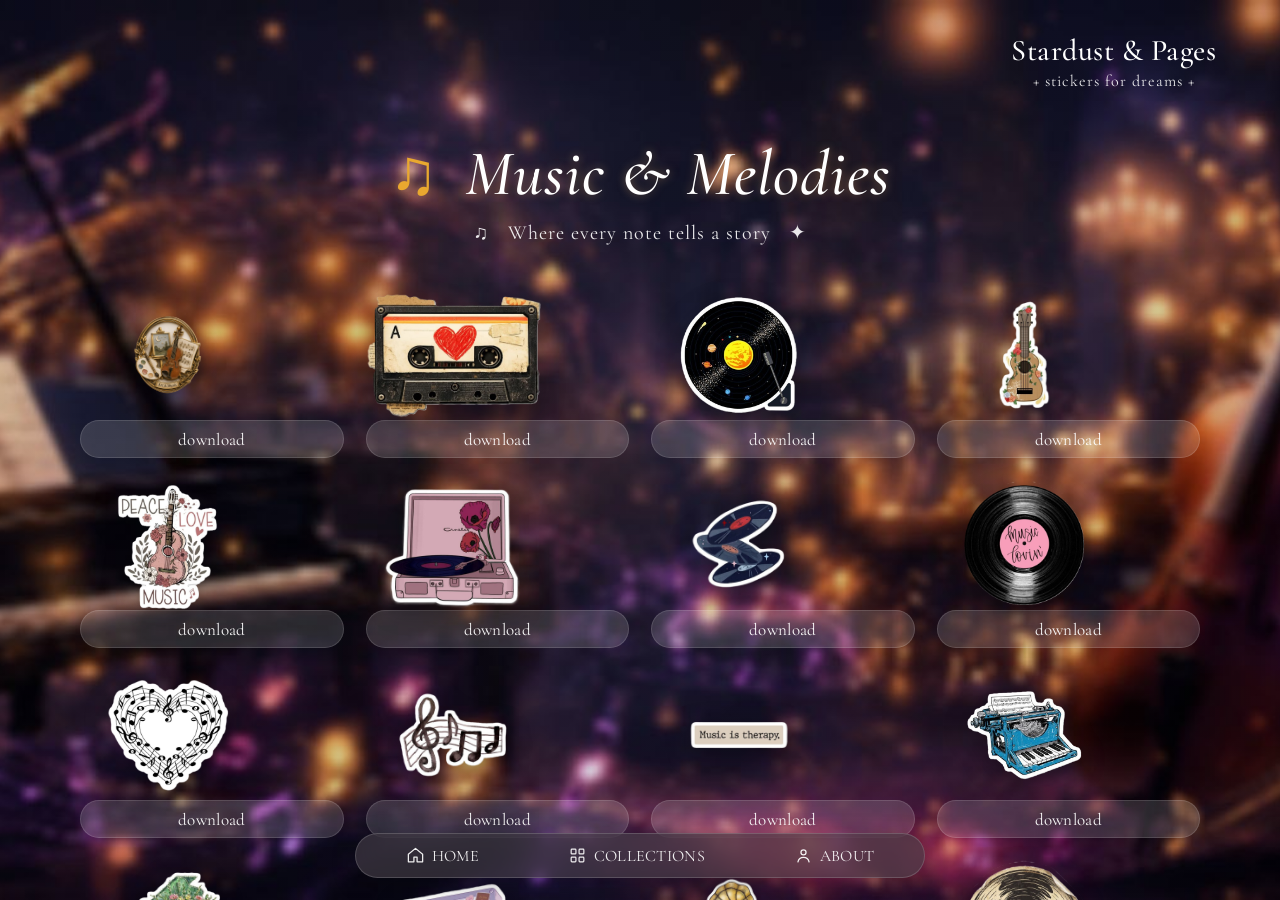
<file: music.html>
<!DOCTYPE html>
<html lang="en">
<head>
    <meta charset="UTF-8">
    <meta name="viewport" content="width=device-width, initial-scale=1.0">

    <title>Music & Melodies</title>

    <link rel="stylesheet" href="style.css">

    <link rel="preconnect" href="https://fonts.googleapis.com">
    <link rel="preconnect" href="https://fonts.gstatic.com" crossorigin>

    <link href="https://fonts.googleapis.com/css2?family=Cormorant+Garamond:wght@400;500;600&display=swap" rel="stylesheet">

    <!-- Google tag (gtag.js) -->
<script async src="https://www.googletagmanager.com/gtag/js?id=G-B5FS4BJM8R"></script>
<script>
  window.dataLayer = window.dataLayer || [];
  function gtag(){dataLayer.push(arguments);}
  gtag('js', new Date());

  gtag('config', 'G-B5FS4BJM8R');
</script>

</head>

<body>

<div class="music-page">

    <!-- Fixed Background -->
    <div class="music-page__background"></div>


    <!-- Brand -->
    <div class="music-page__brand">

        <div class="music-page__brand-title">
            Stardust &amp; Pages
        </div>

        <div class="music-page__brand-subtitle">
            + stickers for dreams +
        </div>

    </div>


    <!-- Header -->
    <header class="music-page__hero">

        <h1 class="music-page__title">
            <span class="music-page__music-symbol">♫</span>
            Music &amp; Melodies
        </h1>

        <p class="music-page__subtitle">
            ♫ &nbsp; Where every note tells a story &nbsp; ✦
        </p>

    </header>


    <!-- Music Stickers -->
    <main class="music-page__stickers">


        <!-- Sticker One -->
        <div class="music-pagesticker music-pagesticker-one">

            <img
                src="music/1.png"
                alt="Music sticker one"
                class="music-page__sticker-image"
            >

            <a
                href="music/1.png"
                download="sticker-one.png"
                class="music-page__download"
            >
                download
            </a>

        </div>


        <!-- Sticker Two -->
        <div class="music-pagesticker music-pagesticker-two">

            <img
                src="music/2.png"
                alt="Music sticker two"
                class="music-page__sticker-image"
            >

            <a
                href="music/2.png"
                download="sticker-two.png"
                class="music-page__download"
            >
                download
            </a>

        </div>


        <!-- Sticker Three -->
        <div class="music-pagesticker music-pagesticker-three">

            <img
                src="music/3.png"
                alt="Music sticker three"
                class="music-page__sticker-image"
            >

            <a
                href="music/3.png"
                download="sticker-three.png"
                class="music-page__download"
            >
                download
            </a>

        </div>


        <!-- Sticker Four -->
        <div class="music-pagesticker music-pagesticker-four">

            <img
                src="music/4.png"
                alt="Music sticker four"
                class="music-page__sticker-image"
            >

            <a
                href="music/4.png"
                download="sticker-four.png"
                class="music-page__download"
            >
                download
            </a>

        </div>


        <!-- Sticker Five -->
        <div class="music-pagesticker music-pagesticker-five">

            <img
                src="music/5.png"
                alt="Music sticker five"
                class="music-page__sticker-image"
            >

            <a
                href="music/5.png"
                download="sticker-five.png"
                class="music-page__download"
            >
                download
            </a>

        </div>


        <!-- Sticker Six -->
        <div class="music-pagesticker music-pagesticker-six">

            <img
                src="music/6.png" alt="Music sticker six" class="music-page__sticker-image">
            <a href="music/6.png" download="sticker-six.png" class="music-page__download"> download </a>
        </div>


        <!-- Sticker Seven -->
        <div class="music-pagesticker music-pagesticker-seven">

            <img
                src="music/7.png"
                alt="Music sticker seven"
                class="music-page__sticker-image"
            >

            <a
                href="music/7.png"
                download="sticker-seven.png"
                class="music-page__download"
            >
                download
            </a>

        </div>


        <!-- Sticker Eight -->
        <div class="music-pagesticker music-pagesticker-eight">

            <img
                src="music/8.png"
                alt="Music sticker eight"
                class="music-page__sticker-image"
            >

            <a
                href="music/8.png"
                download="sticker-eight.png"
                class="music-page__download"
            >
                download
            </a>

        </div>

    <!-- Sticker 9 -->
        <div class="music-pagesticker music-pagesticker-six">

            <img
                src="music/9.png" alt="Music sticker six" class="music-page__sticker-image">
            <a href="music/9.png" download="sticker-six.png" class="music-page__download"> download </a>
        </div>

        <!-- Sticker 10 -->
        <div class="music-pagesticker music-pagesticker-six">
            <img
                src="music/10.png" alt="Music sticker six" class="music-page__sticker-image">
            <a href="music/10.png" download="sticker-six.png" class="music-page__download"> download </a>
        </div>

        <div class="music-pagesticker music-pagesticker-six">
            <img
                src="music/11.png" alt="Music sticker six" class="music-page__sticker-image">
            <a href="music/11.png" download="sticker-six.png" class="music-page__download"> download </a>
        </div>

        <div class="music-pagesticker music-pagesticker-six">
            <img
                src="music/12.png" alt="Music sticker six" class="music-page__sticker-image">
            <a href="music/12.png" download="sticker-six.png" class="music-page__download"> download </a>
        </div>

        <div class="music-pagesticker music-pagesticker-six">
            <img
                src="music/13.png" alt="Music sticker six" class="music-page__sticker-image">
            <a href="music/13.png" download="sticker-six.png" class="music-page__download"> download </a>
        </div>

        <div class="music-pagesticker music-pagesticker-six">
            <img
                src="music/14.png" alt="Music sticker six" class="music-page__sticker-image">
            <a href="music/14.png" download="sticker-six.png" class="music-page__download"> download </a>
        </div>

        <div class="music-pagesticker music-pagesticker-six">
            <img
                src="music/15.png" alt="Music sticker six" class="music-page__sticker-image">
            <a href="music/15.png" download="sticker-six.png" class="music-page__download"> download </a>
        </div>

        <div class="music-pagesticker music-pagesticker-six">
            <img
                src="music/16.png" alt="Music sticker six" class="music-page__sticker-image">
            <a href="music/16.png" download="sticker-six.png" class="music-page__download"> download </a>
        </div>

        <div class="music-pagesticker music-pagesticker-six">
            <img
                src="music/17.png" alt="Music sticker six" class="music-page__sticker-image">
            <a href="music/17.png" download="sticker-six.png" class="music-page__download"> download </a>
        </div>

        <div class="music-pagesticker music-pagesticker-six">
            <img
                src="music/18.png" alt="Music sticker six" class="music-page__sticker-image">
            <a href="music/18.png" download="sticker-six.png" class="music-page__download"> download </a>
        </div>

        <div class="music-pagesticker music-pagesticker-six">
            <img
                src="music/19.png" alt="Music sticker six" class="music-page__sticker-image">
            <a href="music/19.png" download="sticker-six.png" class="music-page__download"> download </a>
        </div>

        <div class="music-pagesticker music-pagesticker-six">
            <img
                src="music/20.png" alt="Music sticker six" class="music-page__sticker-image">
            <a href="music/20.png" download="sticker-six.png" class="music-page__download"> download </a>
        </div>

        <div class="music-pagesticker music-pagesticker-six">
            <img
                src="music/21.png" alt="Music sticker six" class="music-page__sticker-image">
            <a href="music/21.png" download="sticker-six.png" class="music-page__download"> download </a>
        </div>

        <div class="music-pagesticker music-pagesticker-six">
            <img
                src="music/22.png" alt="Music sticker six" class="music-page__sticker-image">
            <a href="music/22.png" download="sticker-six.png" class="music-page__download"> download </a>
        </div>

        <div class="music-pagesticker music-pagesticker-six">
            <img
                src="music/23.png" alt="Music sticker six" class="music-page__sticker-image">
            <a href="music/23.png" download="sticker-six.png" class="music-page__download"> download </a>
        </div>

        <div class="music-pagesticker music-pagesticker-six">
            <img
                src="music/24.png" alt="Music sticker six" class="music-page__sticker-image">
            <a href="music/24.png" download="sticker-six.png" class="music-page__download"> download </a>
        </div>

        <div class="music-pagesticker music-pagesticker-six">
            <img
                src="music/25.png" alt="Music sticker six" class="music-page__sticker-image">
            <a href="music/25.png" download="sticker-six.png" class="music-page__download"> download </a>
        </div>

        <div class="music-pagesticker music-pagesticker-six">
            <img
                src="music/26.png" alt="Music sticker six" class="music-page__sticker-image">
            <a href="music/26.png" download="sticker-six.png" class="music-page__download"> download </a>
        </div>

        <div class="music-pagesticker music-pagesticker-six">
            <img
                src="music/27.png" alt="Music sticker six" class="music-page__sticker-image">
            <a href="music/27.png" download="sticker-six.png" class="music-page__download"> download </a>
        </div>

        <div class="music-pagesticker music-pagesticker-six">
            <img
                src="music/28.png" alt="Music sticker six" class="music-page__sticker-image">
            <a href="music/28.png" download="sticker-six.png" class="music-page__download"> download </a>
        </div>

    </main>


    <!-- Simple Fixed Navigation -->
    <nav class="music-page__nav">


        <!-- Home -->
        <a href="main.html" class="music-page__nav-link">

            <svg
                class="music-page__nav-icon"
                viewBox="0 0 24 24"
                fill="none"
                xmlns="http://www.w3.org/2000/svg"
            >
                <path
                    d="M3 10.5L12 3L21 10.5V20H14V14H10V20H3V10.5Z"
                    stroke="currentColor"
                    stroke-width="1.6"
                    stroke-linejoin="round"
                />
            </svg>

            <span>HOME</span>

        </a>


        <!-- Collections -->
        <a href="collections.html" class="music-page__nav-link">

            <svg
                class="music-page__nav-icon"
                viewBox="0 0 24 24"
                fill="none"
                xmlns="http://www.w3.org/2000/svg"
            >
                <rect
                    x="4"
                    y="4"
                    width="6"
                    height="6"
                    rx="1"
                    stroke="currentColor"
                    stroke-width="1.5"
                />

                <rect
                    x="14"
                    y="4"
                    width="6"
                    height="6"
                    rx="1"
                    stroke="currentColor"
                    stroke-width="1.5"
                />

                <rect
                    x="4"
                    y="14"
                    width="6"
                    height="6"
                    rx="1"
                    stroke="currentColor"
                    stroke-width="1.5"
                />

                <rect
                    x="14"
                    y="14"
                    width="6"
                    height="6"
                    rx="1"
                    stroke="currentColor"
                    stroke-width="1.5"
                />
            </svg>

            <span>COLLECTIONS</span>

        </a>


        <!-- About -->
        <a href="index.html" class="music-page__nav-link">

            <svg
                class="music-page__nav-icon"
                viewBox="0 0 24 24"
                fill="none"
                xmlns="http://www.w3.org/2000/svg"
            >
                <circle
                    cx="12"
                    cy="8"
                    r="3.2"
                    stroke="currentColor"
                    stroke-width="1.6"
                />

                <path
                    d="M5 20C5.8 16.4 8.1 14.5 12 14.5C15.9 14.5 18.2 16.4 19 20"
                    stroke="currentColor"
                    stroke-width="1.6"
                    stroke-linecap="round"
                />
            </svg>
            <span>ABOUT</span>

        </a>

    </nav>

</div>

</body>
</html>
</file>
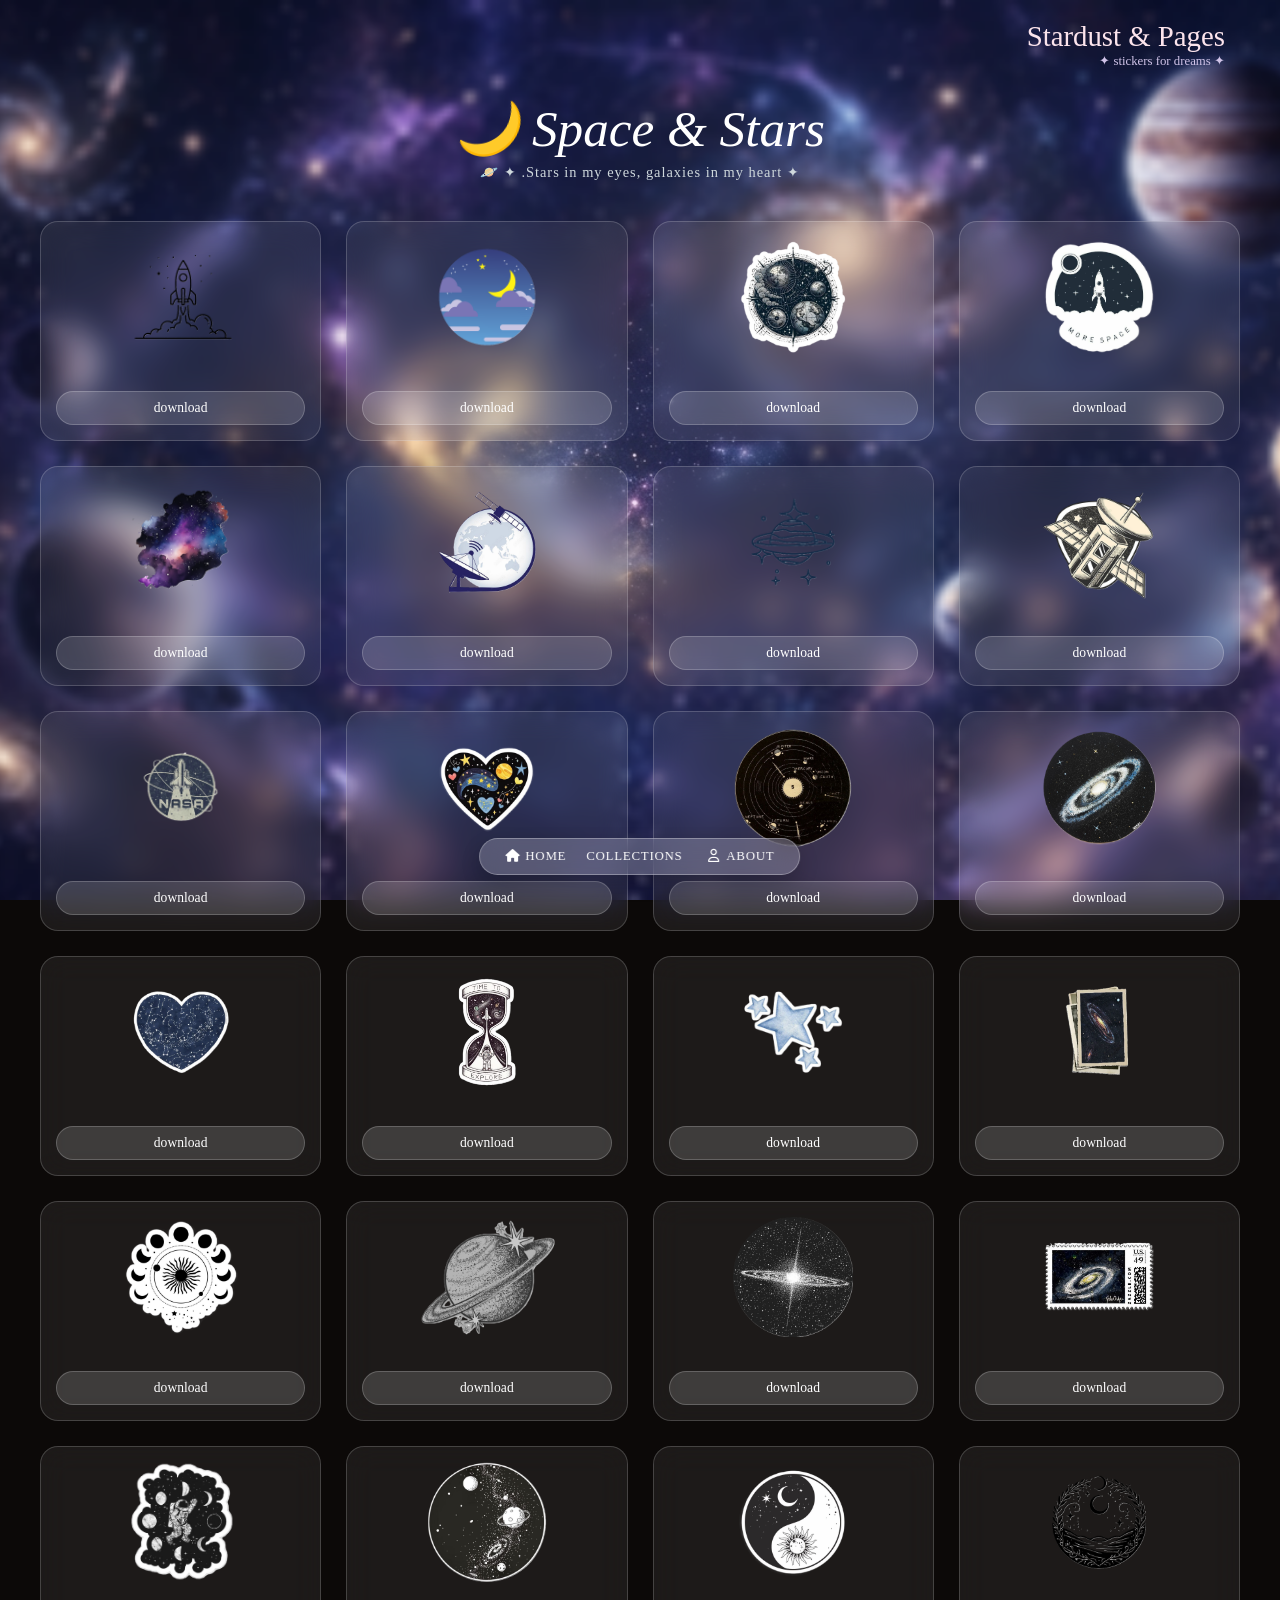
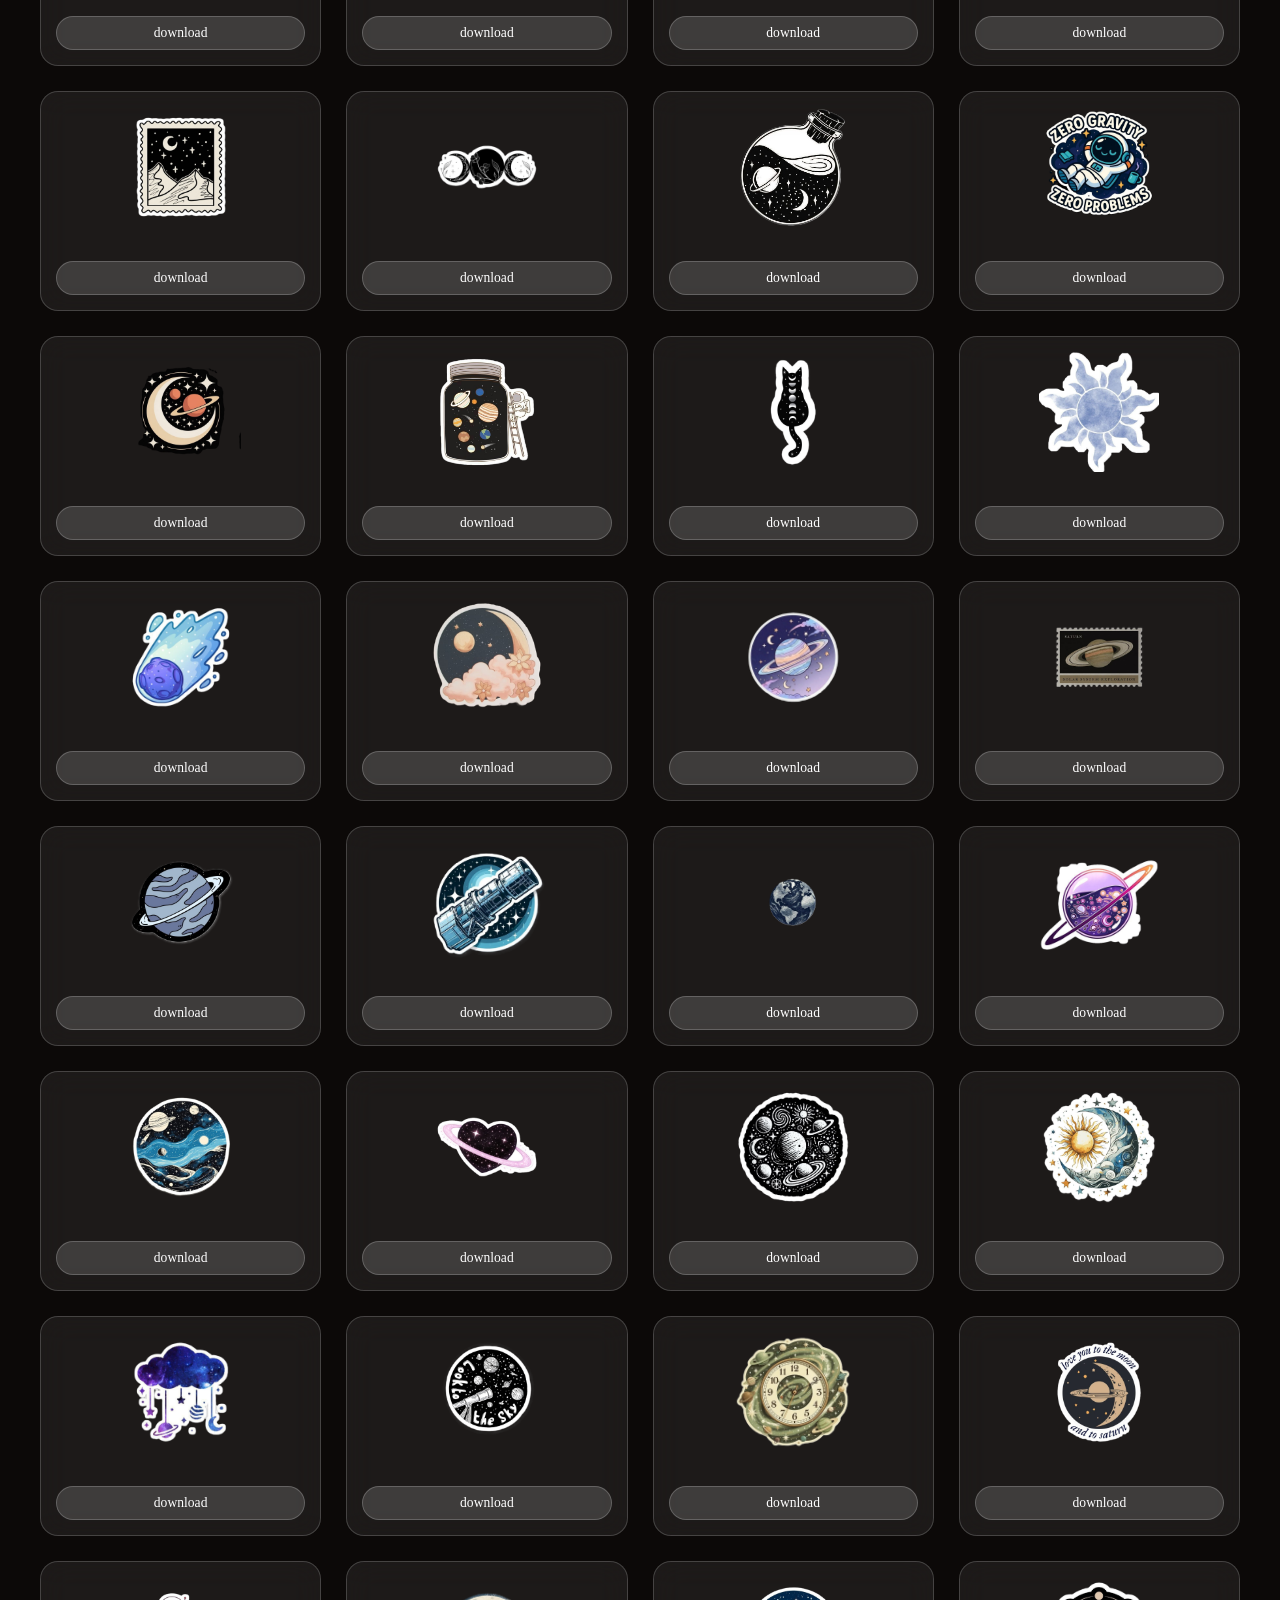
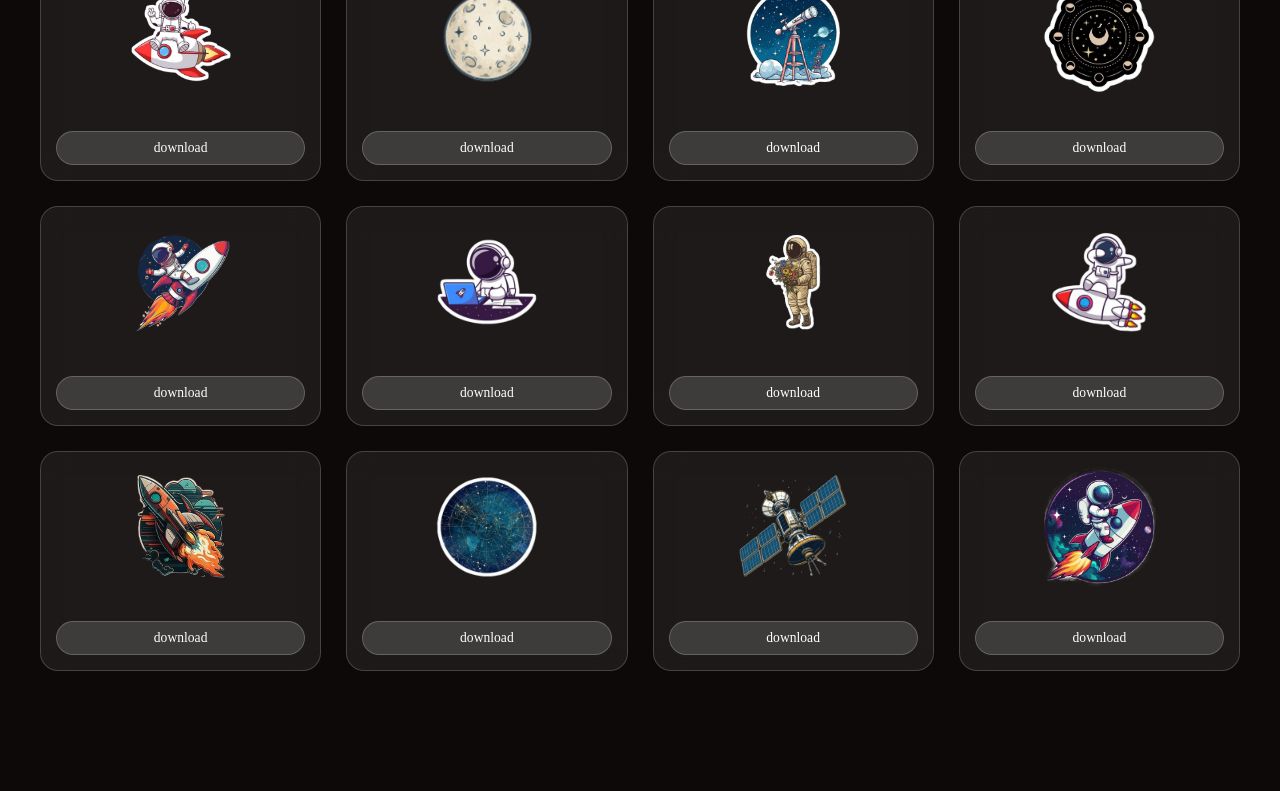
<file: space.html>
<!DOCTYPE html>
<html lang="ar" dir="rtl">
<head>
    <meta charset="UTF-8">
    <meta name="viewport" content="width=device-width, initial-scale=1.0">
    <title>Stardust & Pages</title>
    <link rel="stylesheet" href="style.css"> <!-- ملف CSS المشترك -->
    <link rel="stylesheet" href="https://cdnjs.cloudflare.com/ajax/libs/font-awesome/6.4.0/css/all.min.css">
    <!-- Google tag (gtag.js) -->
<script async src="https://www.googletagmanager.com/gtag/js?id=G-B5FS4BJM8R"></script>
<script>
  window.dataLayer = window.dataLayer || [];
  function gtag(){dataLayer.push(arguments);}
  gtag('js', new Date());

  gtag('config', 'G-B5FS4BJM8R');
</script>
</head>
<body class="space-page"> <!-- الكلاس دا هيحمي باقي الصفحات -->

    <!-- شريط التنقل -->
    <header class="space-navbar">
        <div class="space-logo">
            <i class="fa-solid fa-planet space-logo-icon"></i>
            <div>
                <h1>Stardust & Pages</h1>
                <span>✦ stickers for dreams ✦</span>
            </div>
        </div>
    </header>

    <!-- العنوان الرئيسي -->
    <section class="space-hero-title">
        <h2>Space & Stars 🌙</h2>
        <p>✦ Stars in my eyes, galaxies in my heart. ✦ 🪐</p>
    </section>

    <!-- شريط التنقل السفلي في المنتصف -->
<nav class="space-bottom-nav">
    
    <!-- Bottom Navigation Bar -->
 
    <a href="index.html" class="nav-item">
      <span>ABOUT</span>
      <i class="fa-regular fa-user"></i>
    </a>
    
    

    <a href="collections.html" class="nav-item">
      <i class="fa-solid fa-sparkles"></i>
      <span>COLLECTIONS</span>
    </a>

    <a href="main.html" class="nav-item active">
      <span>HOME</span>
      <i class="fa-solid fa-house"></i>
    </a>
</nav>

    <!-- شبكة بطاقات الاستيكرات -->
    <main class="space-grid-container">

        <!-- كارت 1 -->
        <div class="space-card" data-id="1" data-title="Sticker 1" data-img="stickers/space/sticker1.png">
            <div class="space-img-placeholder">
                <img src="space/1.png" alt="Sticker 1">
            </div>
            <div class="space-card-actions">
                <a href="space/1.png" download="sticker1.png" class="space-btn-download">download</a>
                
            </div>
        </div>

        <!-- كارت 2 -->
        <div class="space-card" data-id="2" data-title="Sticker 2" data-img="stickers/space/sticker2.png">
            <div class="space-img-placeholder">
                <img src="space/2.png" alt="Sticker 2">
            </div>
            <div class="space-card-actions">
                <a href="space/2.png" download="sticker2.png" class="space-btn-download">download</a>
               
            </div>
        </div>

        <!-- كارت 3 -->
        <div class="space-card" data-id="3" data-title="Sticker 3" data-img="stickers/space/sticker3.png">
            <div class="space-img-placeholder">
                <img src="space/3.png" alt="Sticker 3">
            </div>
            <div class="space-card-actions">
                <a href="space/3.png" download="sticker3.png" class="space-btn-download">download</a>
                
            </div>
        </div>

        <!-- كارت 4 -->
        <div class="space-card" data-id="4" data-title="Sticker 4" data-img="stickers/space/sticker4.png">
            <div class="space-img-placeholder">
                <img src="space/4.png" alt="Sticker 4">
            </div>
            <div class="space-card-actions">
                <a href="space/4.png" download="sticker4.png" class="space-btn-download">download</a>
                
            </div>
        </div>
        <!-- كارت 5 -->
        <div class="space-card" data-id="5" data-title="Sticker 5" data-img="stickers/sticker5.png">
            <div class="space-img-placeholder">
                <img src="space/5.png" alt="Sticker 5">
            </div>
            <div class="space-card-actions">
                <a href="space/5.png" download="sticker5.png" class="space-btn-download">download</a>
                
            </div>
        </div>

        <!-- كارت 6 -->
        <div class="space-card" data-id="6" data-title="Sticker 6" data-img="stickers/sticker6.png">
            <div class="space-img-placeholder">
                <img src="space/6.png" alt="Sticker 6">
            </div>
            <div class="space-card-actions">
                <a href="space/6.png" download="sticker6.png" class="space-btn-download">download</a>
              
            </div>
        </div>

        <!-- كارت 7 -->
        <div class="space-card" data-id="7" data-title="Sticker 7" data-img="stickers/sticker7.png">
            <div class="space-img-placeholder">
                <img src="space/sticker7.png" alt="Sticker 7">
            </div>
            <div class="space-card-actions">
                <a href="space/sticker7.png" download="sticker7.png" class="space-btn-download">download</a>
               
            </div>
        </div>

        <!-- كارت 8 -->
        <div class="space-card" data-id="8" data-title="Sticker 8" data-img="stickers/sticker8.png">
            <div class="space-img-placeholder">
                <img src="space/sticker8.png" alt="Sticker 8">
            </div>
            <div class="space-card-actions">
                <a href="space/sticker8.png" download="sticker8.png" class="space-btn-download">download</a>
                
            </div>
        </div>

        <!-- كارت 9 -->
        <div class="space-card" data-id="9" data-title="Sticker 9" data-img="stickers/sticker9.png">
            <div class="space-img-placeholder">
                <img src="space/sticker9.png" alt="Sticker 9">
            </div>
            <div class="space-card-actions">
                <a href="space/sticker9.png" download="sticker9.png" class="space-btn-download">download</a>
                
            </div>
        </div>

        <!-- كارت 10 -->
        <div class="space-card" data-id="10" data-title="Sticker 10" data-img="stickers/sticker10.png">
            <div class="space-img-placeholder">
                <img src="space/sticker10.png" alt="Sticker 10">
            </div>
            <div class="space-card-actions">
                <a href="space/sticker10.png" download="sticker10.png" class="space-btn-download">download</a>
                
            </div>
        </div>

        <!-- كارت 11 -->
        <div class="space-card" data-id="10" data-title="Sticker 10" data-img="stickers/sticker10.png">
            <div class="space-img-placeholder">
                <img src="space/11.png" alt="Sticker 10">
            </div>
            <div class="space-card-actions">
                <a href="space/11.png" download="sticker10.png" class="space-btn-download">download</a>
                
            </div>
        </div>

         <!-- كارت 12 -->
        <div class="space-card" data-id="10" data-title="Sticker 10" data-img="stickers/sticker10.png">
            <div class="space-img-placeholder">
                <img src="space/12.png" alt="Sticker 10">
            </div>
            <div class="space-card-actions">
                <a href="space/12.png" download="sticker10.png" class="space-btn-download">download</a>
                
            </div>
        </div>
 <!-- كارت 13 -->
        <div class="space-card" data-id="10" data-title="Sticker 10" data-img="stickers/sticker10.png">
            <div class="space-img-placeholder">
                <img src="space/13.png" alt="Sticker 10">
            </div>
            <div class="space-card-actions">
                <a href="space/13.png" download="sticker10.png" class="space-btn-download">download</a>
                
            </div>
        </div>

         <!-- كارت 14 -->
        <div class="space-card" data-id="10" data-title="Sticker 10" data-img="stickers/sticker10.png">
            <div class="space-img-placeholder">
                <img src="space/14.png" alt="Sticker 10">
            </div>
            <div class="space-card-actions">
                <a href="space/14.png" download="sticker10.png" class="space-btn-download">download</a>
                
            </div>
        </div>

         <!-- كارت 11 -->
        <div class="space-card" data-id="10" data-title="Sticker 10" data-img="stickers/sticker10.png">
            <div class="space-img-placeholder">
                <img src="space/15.png" alt="Sticker 10">
            </div>
            <div class="space-card-actions">
                <a href="space/15.png" download="sticker10.png" class="space-btn-download">download</a>
                
            </div>
        </div>

         <!-- كارت 11 -->
        <div class="space-card" data-id="10" data-title="Sticker 10" data-img="stickers/sticker10.png">
            <div class="space-img-placeholder">
                <img src="space/16.png" alt="Sticker 10">
            </div>
            <div class="space-card-actions">
                <a href="space/16.png" download="sticker10.png" class="space-btn-download">download</a>
                
            </div>
        </div>

        <div class="space-card" data-id="10" data-title="Sticker 10" data-img="stickers/sticker10.png">
            <div class="space-img-placeholder">
                <img src="space/17.png" alt="Sticker 10">
            </div>
            <div class="space-card-actions">
                <a href="space/17.png" download="sticker10.png" class="space-btn-download">download</a>
                
            </div>
        </div>

<div class="space-card" data-id="10" data-title="Sticker 10" data-img="stickers/sticker10.png">
            <div class="space-img-placeholder">
                <img src="space/18.png" alt="Sticker 10">
            </div>
            <div class="space-card-actions">
                <a href="space/18.png" download="sticker10.png" class="space-btn-download">download</a>
                
            </div>
        </div>

        <div class="space-card" data-id="10" data-title="Sticker 10" data-img="stickers/sticker10.png">
            <div class="space-img-placeholder">
                <img src="space/19.png" alt="Sticker 10">
            </div>
            <div class="space-card-actions">
                <a href="space/19.png" download="sticker10.png" class="space-btn-download">download</a>
                
            </div>
        </div>

        <div class="space-card" data-id="10" data-title="Sticker 10" data-img="stickers/sticker10.png">
            <div class="space-img-placeholder">
                <img src="space/20.png" alt="Sticker 10">
            </div>
            <div class="space-card-actions">
                <a href="space/20.png" download="sticker10.png" class="space-btn-download">download</a>
                
            </div>
        </div>

        <div class="space-card" data-id="10" data-title="Sticker 10" data-img="stickers/sticker10.png">
            <div class="space-img-placeholder">
                <img src="space/21.png" alt="Sticker 10">
            </div>
            <div class="space-card-actions">
                <a href="space/21.png" download="sticker10.png" class="space-btn-download">download</a>
                
            </div>
        </div>

        <div class="space-card" data-id="10" data-title="Sticker 10" data-img="stickers/sticker10.png">
            <div class="space-img-placeholder">
                <img src="space/22.png" alt="Sticker 10">
            </div>
            <div class="space-card-actions">
                <a href="space/22.png" download="sticker10.png" class="space-btn-download">download</a>
                
            </div>
        </div>
        <div class="space-card" data-id="10" data-title="Sticker 10" data-img="stickers/sticker10.png">
            <div class="space-img-placeholder">
                <img src="space/23.png" alt="Sticker 10">
            </div>
            <div class="space-card-actions">
                <a href="space/23.png" download="sticker10.png" class="space-btn-download">download</a>
                
            </div>
        </div>

        <div class="space-card" data-id="10" data-title="Sticker 10" data-img="stickers/sticker10.png">
            <div class="space-img-placeholder">
                <img src="space/24.png" alt="Sticker 10">
            </div>
            <div class="space-card-actions">
                <a href="space/24.png" download="sticker10.png" class="space-btn-download">download</a>
                
            </div>
        </div>

        <div class="space-card" data-id="10" data-title="Sticker 10" data-img="stickers/sticker10.png">
            <div class="space-img-placeholder">
                <img src="space/25.png" alt="Sticker 10">
            </div>
            <div class="space-card-actions">
                <a href="space/25.png" download="sticker10.png" class="space-btn-download">download</a>
                
            </div>
        </div>

        <div class="space-card" data-id="10" data-title="Sticker 10" data-img="stickers/sticker10.png">
            <div class="space-img-placeholder">
                <img src="space/26.png" alt="Sticker 10">
            </div>
            <div class="space-card-actions">
                <a href="space/26.png" download="sticker10.png" class="space-btn-download">download</a>
                
            </div>
        </div>

        <div class="space-card" data-id="10" data-title="Sticker 10" data-img="stickers/sticker10.png">
            <div class="space-img-placeholder">
                <img src="space/27.png" alt="Sticker 10">
            </div>
            <div class="space-card-actions">
                <a href="space/27.png" download="sticker10.png" class="space-btn-download">download</a>
                
            </div>
        </div>

        <div class="space-card" data-id="10" data-title="Sticker 10" data-img="stickers/sticker10.png">
            <div class="space-img-placeholder">
                <img src="space/28.png" alt="Sticker 10">
            </div>
            <div class="space-card-actions">
                <a href="space/28.png" download="sticker10.png" class="space-btn-download">download</a>
                
            </div>
        </div>

        <div class="space-card" data-id="10" data-title="Sticker 10" data-img="stickers/sticker10.png">
            <div class="space-img-placeholder">
                <img src="space/29.png" alt="Sticker 10">
            </div>
            <div class="space-card-actions">
                <a href="space/29.png" download="sticker10.png" class="space-btn-download">download</a>
                
            </div>
        </div>

        <div class="space-card" data-id="10" data-title="Sticker 10" data-img="stickers/sticker10.png">
            <div class="space-img-placeholder">
                <img src="space/30.png" alt="Sticker 10">
            </div>
            <div class="space-card-actions">
                <a href="space/30.png" download="sticker10.png" class="space-btn-download">download</a>
                
            </div>
        </div>

        <div class="space-card" data-id="10" data-title="Sticker 10" data-img="stickers/sticker10.png">
            <div class="space-img-placeholder">
                <img src="space/31.png" alt="Sticker 10">
            </div>
            <div class="space-card-actions">
                <a href="space/31.png" download="sticker10.png" class="space-btn-download">download</a>
                
            </div>
        </div>

        <div class="space-card" data-id="10" data-title="Sticker 10" data-img="stickers/sticker10.png">
            <div class="space-img-placeholder">
                <img src="space/32.png" alt="Sticker 10">
            </div>
            <div class="space-card-actions">
                <a href="space/32.png" download="sticker10.png" class="space-btn-download">download</a>
                
            </div>
        </div>

        <div class="space-card" data-id="10" data-title="Sticker 10" data-img="stickers/sticker10.png">
            <div class="space-img-placeholder">
                <img src="space/33.png" alt="Sticker 10">
            </div>
            <div class="space-card-actions">
                <a href="space/33.png" download="sticker10.png" class="space-btn-download">download</a>
                
            </div>
        </div>

        <div class="space-card" data-id="10" data-title="Sticker 10" data-img="stickers/sticker10.png">
            <div class="space-img-placeholder">
                <img src="space/34.png" alt="Sticker 10">
            </div>
            <div class="space-card-actions">
                <a href="space/34.png" download="sticker10.png" class="space-btn-download">download</a>
                
            </div>
        </div>

        <div class="space-card" data-id="10" data-title="Sticker 10" data-img="stickers/sticker10.png">
            <div class="space-img-placeholder">
                <img src="space/35.png" alt="Sticker 10">
            </div>
            <div class="space-card-actions">
                <a href="space/35.png" download="sticker10.png" class="space-btn-download">download</a>
            </div>
        </div>

        <div class="space-card" data-id="10" data-title="Sticker 10" data-img="stickers/sticker10.png">
            <div class="space-img-placeholder">
                <img src="space/36.png" alt="Sticker 10">
            </div>
            <div class="space-card-actions">
                <a href="space/36.png" download="sticker10.png" class="space-btn-download">download</a>
            </div>
        </div>

        <div class="space-card" data-id="10" data-title="Sticker 10" data-img="stickers/sticker10.png">
            <div class="space-img-placeholder">
                <img src="space/37.png" alt="Sticker 10">
            </div>
            <div class="space-card-actions">
                <a href="space/37.png" download="sticker10.png" class="space-btn-download">download</a>
            </div>
        </div>

        <div class="space-card" data-id="10" data-title="Sticker 10" data-img="stickers/sticker10.png">
            <div class="space-img-placeholder">
                <img src="space/38.png" alt="Sticker 10">
            </div>
            <div class="space-card-actions">
                <a href="space/38.png" download="sticker10.png" class="space-btn-download">download</a>
            </div>
        </div>

        <div class="space-card" data-id="10" data-title="Sticker 10" data-img="stickers/sticker10.png">
            <div class="space-img-placeholder">
                <img src="space/39.png" alt="Sticker 10">
            </div>
            <div class="space-card-actions">
                <a href="space/39.png" download="sticker10.png" class="space-btn-download">download</a>
            </div>
        </div>

        <div class="space-card" data-id="10" data-title="Sticker 10" data-img="stickers/sticker10.png">
            <div class="space-img-placeholder">
                <img src="space/40.png" alt="Sticker 10">
            </div>
            <div class="space-card-actions">
                <a href="space/40.png" download="sticker10.png" class="space-btn-download">download</a>
            </div>
        </div>

        <div class="space-card" data-id="10" data-title="Sticker 10" data-img="stickers/sticker10.png">
            <div class="space-img-placeholder">
                <img src="space/41.png" alt="Sticker 10">
            </div>
            <div class="space-card-actions">
                <a href="space/41.png" download="sticker10.png" class="space-btn-download">download</a>
            </div>
        </div>

        <div class="space-card" data-id="10" data-title="Sticker 10" data-img="stickers/sticker10.png">
            <div class="space-img-placeholder">
                <img src="space/42.png" alt="Sticker 10">
            </div>
            <div class="space-card-actions">
                <a href="space/42.png" download="sticker10.png" class="space-btn-download">download</a>
            </div>
        </div>

        <div class="space-card" data-id="10" data-title="Sticker 10" data-img="stickers/sticker10.png">
            <div class="space-img-placeholder">
                <img src="space/43.png" alt="Sticker 10">
            </div>
            <div class="space-card-actions">
                <a href="space/43.png" download="sticker10.png" class="space-btn-download">download</a>
            </div>
        </div>

        <div class="space-card" data-id="10" data-title="Sticker 10" data-img="stickers/sticker10.png">
            <div class="space-img-placeholder">
                <img src="space/44.png" alt="Sticker 10">
            </div>
            <div class="space-card-actions">
                <a href="space/44.png" download="sticker10.png" class="space-btn-download">download</a>
            </div>
        </div>

        <div class="space-card" data-id="10" data-title="Sticker 10" data-img="stickers/sticker10.png">
            <div class="space-img-placeholder">
                <img src="space/45.png" alt="Sticker 10">
            </div>
            <div class="space-card-actions">
                <a href="space/45.png" download="sticker10.png" class="space-btn-download">download</a>
            </div>
        </div>

        <div class="space-card" data-id="10" data-title="Sticker 10" data-img="stickers/sticker10.png">
            <div class="space-img-placeholder">
                <img src="space/46.png" alt="Sticker 10">
            </div>
            <div class="space-card-actions">
                <a href="space/46.png" download="sticker10.png" class="space-btn-download">download</a>
            </div>
        </div>

        <div class="space-card" data-id="10" data-title="Sticker 10" data-img="stickers/sticker10.png">
            <div class="space-img-placeholder">
                <img src="space/47.png" alt="Sticker 10">
            </div>
            <div class="space-card-actions">
                <a href="space/47.png" download="sticker10.png" class="space-btn-download">download</a>
            </div>
        </div>

        <div class="space-card" data-id="10" data-title="Sticker 10" data-img="stickers/sticker10.png">
            <div class="space-img-placeholder">
                <img src="space/48.png" alt="Sticker 10">
            </div>
            <div class="space-card-actions">
                <a href="space/48.png" download="sticker10.png" class="space-btn-download">download</a>
            </div>
        </div>

        <div class="space-card" data-id="10" data-title="Sticker 10" data-img="stickers/sticker10.png">
            <div class="space-img-placeholder">
                <img src="space/49.png" alt="Sticker 10">
            </div>
            <div class="space-card-actions">
                <a href="space/49.png" download="sticker10.png" class="space-btn-download">download</a>
            </div>
        </div>

        <div class="space-card" data-id="10" data-title="Sticker 10" data-img="stickers/sticker10.png">
            <div class="space-img-placeholder">
                <img src="space/50.png" alt="Sticker 10">
            </div>
            <div class="space-card-actions">
                <a href="space/50.png" download="sticker10.png" class="space-btn-download">download</a>
            </div>
        </div>

        <div class="space-card" data-id="10" data-title="Sticker 10" data-img="stickers/sticker10.png">
            <div class="space-img-placeholder">
                <img src="space/51.png" alt="Sticker 10">
            </div>
            <div class="space-card-actions">
                <a href="space/51.png" download="sticker10.png" class="space-btn-download">download</a>
            </div>
        </div>

        <div class="space-card" data-id="10" data-title="Sticker 10" data-img="stickers/sticker10.png">
            <div class="space-img-placeholder">
                <img src="space/52.png" alt="Sticker 10">
            </div>
            <div class="space-card-actions">
                <a href="space/52.png" download="sticker10.png" class="space-btn-download">download</a>
            </div>
        </div>

        <div class="space-card" data-id="10" data-title="Sticker 10" data-img="stickers/sticker10.png">
            <div class="space-img-placeholder">
                <img src="space/53.png" alt="Sticker 10">
            </div>
            <div class="space-card-actions">
                <a href="space/53.png" download="sticker10.png" class="space-btn-download">download</a>
            </div>
        </div>

        <div class="space-card" data-id="10" data-title="Sticker 10" data-img="stickers/sticker10.png">
            <div class="space-img-placeholder">
                <img src="space/54.png" alt="Sticker 10">
            </div>
            <div class="space-card-actions">
                <a href="space/54.png" download="sticker10.png" class="space-btn-download">download</a>
            </div>
        </div>

        <div class="space-card" data-id="10" data-title="Sticker 10" data-img="stickers/sticker10.png">
            <div class="space-img-placeholder">
                <img src="space/55.png" alt="Sticker 10">
            </div>
            <div class="space-card-actions">
                <a href="space/55.png" download="sticker10.png" class="space-btn-download">download</a>
            </div>
        </div>

        <div class="space-card" data-id="10" data-title="Sticker 10" data-img="stickers/sticker10.png">
            <div class="space-img-placeholder">
                <img src="space/56.png" alt="Sticker 10">
            </div>
            <div class="space-card-actions">
                <a href="space/56.png" download="sticker10.png" class="space-btn-download">download</a>
            </div>
        </div>

        <div class="space-card" data-id="10" data-title="Sticker 10" data-img="stickers/sticker10.png">
            <div class="space-img-placeholder">
                <img src="space/57.png" alt="Sticker 10">
            </div>
            <div class="space-card-actions">
                <a href="space/57.png" download="sticker10.png" class="space-btn-download">download</a>
            </div>
        </div>

        <div class="space-card" data-id="10" data-title="Sticker 10" data-img="stickers/sticker10.png">
            <div class="space-img-placeholder">
                <img src="space/58.png" alt="Sticker 10">
            </div>
            <div class="space-card-actions">
                <a href="space/58.png" download="sticker10.png" class="space-btn-download">download</a>
            </div>
        </div>

        <div class="space-card" data-id="10" data-title="Sticker 10" data-img="stickers/sticker10.png">
            <div class="space-img-placeholder">
                <img src="space/59.png" alt="Sticker 10">
            </div>
            <div class="space-card-actions">
                <a href="space/59.png" download="sticker10.png" class="space-btn-download">download</a>
            </div>
        </div>

        <div class="space-card" data-id="10" data-title="Sticker 10" data-img="stickers/sticker10.png">
            <div class="space-img-placeholder">
                <img src="space/60.png" alt="Sticker 10">
            </div>
            <div class="space-card-actions">
                <a href="space/60.png" download="sticker10.png" class="space-btn-download">download</a>
            </div>
        </div>


    </main>



</body>
</html>
</file>
<file: style.css>
:root {
  --font-serif: 'Cinzel', serif;
  --font-sans: 'Montserrat', sans-serif;
  --gold-warm: #e6b87d;
}

* {
  margin: 0;
  padding: 0;
  box-sizing: border-box;
}

body.room-page {
  font-family: var(--font-sans);
  color: #fff;
  height: 100vh;
  width: 100vw;
  overflow: hidden;
  
  /* وضع الصورة الثانية كخلفية كاملة ومباشرة */
  background: url('room-bg.jpg') center center / cover no-repeat;
  display: flex;
  flex-direction: column;
  justify-content: space-between;
}

/* Header Navbar */
.top-nav {
  display: flex;
  justify-content: space-between;
  align-items: center;
  padding: 20px 45px;
  font-size: 0.8rem;
  letter-spacing: 2px;
}

.top-nav a {
  color: #ddd;
  text-decoration: none;
  margin-right: 20px;
}

.icon-btn {
  background: none;
  border: none;
  color: #fff;
  font-size: 1rem;
  cursor: pointer;
  margin-left: 12px;
  position: relative;
}

.badge {
  position: absolute;
  top: -6px;
  right: -8px;
  background: #c88d66;
  color: white;
  font-size: 0.6rem;
  padding: 2px 5px;
  border-radius: 50%;
}

/* Center Titles */
.hero-header {
  text-align: center;
  margin-top: -10px;
}

.room-title {
  font-family: var(--font-serif);
  font-size: 3.5rem;
  line-height: 0.95;
  color: #f7ebd9;
  text-shadow: 0 2px 10px rgba(0, 0, 0, 0.7);
}

.room-title span {
  font-style: italic;
  font-weight: 300;
}

.planet-accent {
  font-size: 1.2rem;
  margin-top: 5px;
}

.room-subtitle {
  font-size: 0.7rem;
  letter-spacing: 3.5px;
  color: var(--gold-warm);
  margin-top: 4px;
  text-shadow: 0 1px 5px rgba(0,0,0,0.8);
}

/* Invisible Clickable Area Over Space Window */
.window-clickable-area {
  position: absolute;
  top: 22%;
  left: 50%;
  transform: translateX(-50%);
  width: 380px;
  height: 250px;
  border-radius: 120px 120px 30px 30px;
  cursor: pointer;
  z-index: 5;
}
/* Invisible Clickable Area Over Bookshelf */
.bookshelf-clickable-area {
  position: absolute;
  top: 75px;
  right: 0;
  width: 32%;
  height: calc(100% - 75px);
  cursor: pointer;
  z-index: 5;
  display: block;
}
/* Invisible Clickable Area Over Vinyl Player */
.vinyl-clickable-area {
  position: absolute;
  top: 45%;
  left: 32%;
  width: 110px;
  height: 120px;
  cursor: pointer;
  z-index: 5;
  display: block;
}

/* Overlay Cards */
.cards-container {
  display: flex;
  justify-content: center;
  gap: 20px;
  margin-bottom: 90px;
  padding: 0 20px;
  z-index: 10;
}

.card {
  width: 200px;
  height: 180px;
  border-radius: 22px;
  padding: 18px;
  display: flex;
  flex-direction: column;
  justify-content: space-between;
  align-items: center;
  text-decoration: none;
  color: #fff;
  backdrop-filter: blur(4px);
  border: 1px solid rgba(255, 255, 255, 0.25);
  transition: transform 0.3s ease, box-shadow 0.3s ease;
  box-sizing: border-box; /* لضمان عدم خروج Padding عن أبعاد الكرت */
}

.card:hover {
  transform: translateY(-6px);
  box-shadow: 0 10px 20px rgba(0, 0, 0, 0.5);
}

.card-space { background: rgba(58, 56, 78, 0.85); }
.card-books { background: rgba(181, 126, 88, 0.85); }
.card-flowers { background: rgba(108, 117, 95, 0.85); }

.card-icon { 
  font-size: 2.2rem; 
}

.card h2 { 
  font-family: var(--font-serif); 
  font-size: 0.85rem; 
  letter-spacing: 1.5px; 
  text-align: center; 
  overflow-wrap: break-word; /* يمنع خروج الكلمات الطويلة خارج الكرت */
}

.explore-btn { 
  color: #f0e2d0; 
  font-size: 0.75rem; 
  display: flex; 
  align-items: center; 
  gap: 6px; 
}

/* responsive design for mobile */
@media (max-width: 600px) {
  .cards-container {
    gap: 12px; /* تقليل المسافة بين الكروت */
    padding: 0 10px;
  }

  .card {
    width: 150px; /* تصغير عرض الكرت تناسباً مع الموبايل */
    height: 150px; /* تصغير ارتفاع الكرت */
    padding: 12px;
  }

  .card-icon {
    font-size: 1.3rem; /* تصغير حجم الأيقونة لترك مساحة أكبر للنص */
  }

  .card h2 {
    font-size: 0.65rem;
    letter-spacing: 0.5px;
    line-height: 1.2;
    text-align: center;
    white-space: normal;
    word-break: break-word; /* يضمن كسر النص داخل الحدود */
  }

  .explore-btn {
    font-size: 0.65rem;
  }
}

/* Bottom Floating Bar */
.bottom-nav {
  position: fixed;
  bottom: 20px;
  left: 50%;
  transform: translateX(-50%);
  background: #ecdac5;
  padding: 15px 35px;
  border-radius: 40px;
  display: flex;
  gap: 30px;
  box-shadow: 0 10px 25px rgba(0, 0, 0, 0.5);
  z-index: 100;
}

.nav-item {
  color: #4a3828;
  text-decoration: none;
  display: flex;
  align-items: center;
  gap: 8px;
  font-size: 0.75rem;
  font-weight: 600;
  letter-spacing: 1px;
}

/* =========================
   MOBILE RESPONSIVE
   ========================= */

@media (max-width: 600px) {
  body.room-page {
    width: 100%;
    height: 100vh;
    min-height: 600px;
    overflow: hidden;
  }
}

  body.room-page {
    width: 100%;
    height: 100vh;
    min-height: 600px;
    background-position: center center;
    background-size: cover;
  }

  /* Top Navigation */
  .top-nav {
    width: 100%;
    padding: 16px 18px;
    font-size: 0.65rem;
    letter-spacing: 1.2px;
  }

  .top-nav a {
    margin-right: 10px;
  }

  .nav-center {
    font-size: 0.6rem;
    letter-spacing: 1px;
    text-align: center;
    white-space: nowrap;
  }

  .icon-btn {
    font-size: 0.9rem;
    margin-left: 7px;
  }

  /* Main Title */
  .hero-header {
    top: 10%;
    width: 100%;
    padding: 0 15px;
  }

  .room-title {
    font-size: clamp(2rem, 10vw, 2.8rem);
    line-height: 0.95;
  }

  /* Space clickable area */
  .window-clickable-area {
    top: 23%;
    width: 70vw;
    max-width: 380px;
    height: 27vh;
  }

  /* Bookshelf clickable area */
  .bookshelf-clickable-area {
    top: 75px;
    right: 0;
    width: 28%;
    height: calc(100% - 75px);
  }

  /* Vinyl clickable area */
  .vinyl-clickable-area {
    top: 45%;
    left: 30%;
    width: 90px;
    height: 100px;
  }

  /* Category Cards */
  .cards-container {
    bottom: 88px;
    width: 100%;
    max-width: none;
    padding: 0 12px;
    gap: 8px;
  }

  .card {
    width: calc((100vw - 40px) / 3);
    max-width: 160px;
    height: 125px;
    padding: 10px 6px;
    border-radius: 18px;
  }

  .card-icon {
    font-size: 1.7rem;
  }

  .card h2 {
    font-size: clamp(0.55rem, 2.5vw, 0.8rem);
    letter-spacing: 0.7px;
    line-height: 1.2;
  }

  .explore-btn {
    font-size: 0.6rem;
    gap: 4px;
  }

  /* Bottom Navigation */
  .bottom-nav {
    bottom: 12px;
    width: calc(100% - 30px);
    max-width: 360px;
    padding: 9px 15px;
    justify-content: space-around;
    gap: 5px;
  }

  .nav-item {
    gap: 5px;
    font-size: 0.6rem;
    letter-spacing: 0.5px;
    white-space: nowrap;
  }
}

@media (max-width: 600px) {

  .card h2 {
    font-size: 0.65rem;
    letter-spacing: 0.5px;
    line-height: 1.25;
    text-align: center;
    white-space: normal;
    width: 100%;
    max-width: 100%;
  }

}

.nav-item.active { color: #000; }
.badge-inline { background: #6b523e; color: white; border-radius: 50%; padding: 1px 5px; font-size: 0.6rem; }
/* 1. رفع العنوان والعنوان الفرعي ليكون فوق الشباك مباشرة */
.hero-header {
  position: absolute;
  top: 7%; /* رفع العنوان لأعلى الشاشة */
  left: 50%;
  transform: translateX(-50%);
  width: 100%;
  text-align: center;
  z-index: 15;
}

.room-title {
  font-family: var(--font-serif);
  font-size: 2.8rem; /* تصغير طفيف ليناسب المساحة العلوية فوق الشباك */
  line-height: 0.95;
  color: #f7ebd9;
  text-shadow: 0 2px 10px rgba(0, 0, 0, 0.8);
}

.room-subtitle {
  font-size: 0.65rem;
  letter-spacing: 3.5px;
  color: var(--gold-warm);
  margin-top: 4px;
}

/* 2. تعديل مكان البطاقات الثلاث لتكون في الأسفل بشكل متناسق فوق الملاحة السفلي */
.cards-container {
  position: absolute;
  bottom: 10px; /* تثبيت البطاقات فوق الشريط السفلي مباشرة */
  left: 50%;
  transform: translateX(-50%);
  display: flex;
  justify-content: center;
  gap: 18px;
  width: 100%;
  max-width: 800px;
  padding: 0 20px;
  z-index: 20;
}

.card {
  width: 150px;
  height: auto;
  border-radius: 20px;
  padding: 15px;
  display: flex;
  flex-direction: column;
  justify-content: space-between;
  align-items: center;
  text-decoration: none;
  color: #fff;
  backdrop-filter: blur(8px);
  border: 1px solid rgba(255, 255, 255, 0.25);
  box-shadow: 0 8px 20px rgba(0, 0, 0, 0.4);
  transition: transform 0.3s ease, box-shadow 0.3s ease;
}

.card:hover {
  transform: translateY(-6px);
  box-shadow: 0 12px 25px rgba(0, 0, 0, 0.6);
}

/* ألوان البطاقات الثلاث */
.card-space { 
  background: rgba(62, 59, 85, 0.82); 
}

.card-books { 
  background: rgba(181, 126, 88, 0.82); 
}

.card-flowers { 
  background: rgba(108, 117, 95, 0.82); 
}

.card-icon { 
  font-size: 2rem; 
}

.card h2 { 
  font-family: var(--font-serif); 
  font-size: 0.8rem; 
  letter-spacing: 0.8px; 
  text-align: center; 
}

.explore-btn { 
  color: #f0e2d0; 
  font-size: 0.7rem; 
  display: flex; 
  align-items: center; 
  gap: 5px; 
}
* {
    margin: 0;
    padding: 0;
    box-sizing: border-box;
}

body, html {
    width: 100%;
    height: 100%;
    
    font-family: 'Cinzel', serif;
    background-color: #0c0908;
    color: #e2c18d;
}

/* الحاوية الرئيسية الواسعة */
.store-container {
    position: relative;
    width: 100%;
    height: 100vh;
    overflow: hidden;
    background: url('background.png') no-repeat center center/cover;
    display: flex;
    justify-content: center;
    align-items: center;
}

/* طبقة النصوص تتحرك مع نفس أبعاد صورة الخلفية */
.background-text-layer {
    position: absolute;
    left: 50%;
    top: 50%;
    transform: translate(-50%, -50%);
    
    width: max(100%, calc(100vh * 1.78397));
    aspect-ratio: 1536 / 861;
    
    pointer-events: none;
}

/* --- اللوحة المعلقة على اليسار (الأعلى) --- */
.top-left-board {
    position: absolute;
    left: 31.8%;
    top: 32%;
    width: 5.2%;
    text-align: center;
    font-family: 'Playfair Display', serif;
    font-style: italic;
    color: #cbb28d;
    font-size: 12px;
    line-height: 1.6;
    letter-spacing: 0.5px;
    opacity: 0.9;
}

.top-left-board .star-icon {
    margin-top: 8px;
    font-size: 9px;
}

/* --- اللوحة على الأرض على اليسار --- */
.floor-board {
    position: absolute;
    left: 2.2%;
    top: 30%;
    width: 4.5%;
    text-align: center;
    font-family: 'Playfair Display', serif;
    font-style: italic;
    color: #c3aa86;
    font-size: 12px;
    line-height: 1.6;
    letter-spacing: 0.5px;
    opacity: 0.9;
}

.floor-board .star-icon {
    margin-top: 6px;
    font-size: 9px;
}

/* --- منطقة الباب والمحتوى --- */
.door-content {
    position: absolute;
    left: 49.8%;
    top: 48%;
    transform: translate(-50%, -50%);
    width: 18%;
    display: flex;
    flex-direction: column;
    align-items: center;
    text-align: center;
    z-index: 10;
}

/* أيقونة كوكب زحل */
.planet-icon {
    margin-bottom: 2px;
    opacity: 0.95;
}

/* الشعار الرئيسي */
.brand-title {
    font-family: 'Cinzel', serif;
    font-size: 2.2vw;
    font-weight: 600;
    color: #f1d7ab;
    text-shadow: 0 0 12px rgba(235, 195, 138, 0.3);
    line-height: 1.05;
    letter-spacing: 0.5px;
    position: relative;
}

.ampersand-wrap {
    display: block;
    font-size: 2vw;
    position: relative;
}

/* السحب اليدوي الخفيف أسفل كلمة Pages */
.ampersand-wrap::after {
    content: '';
    position: absolute;
    left: -10%;
    bottom: -8px;
    width: 120%;
    height: 12px;
    border-bottom: 2px solid #e3c28d;
    border-radius: 50%;
}

/* النص الفرعي STICKERS FOR DREAMERS */
.brand-sub {
    font-family: 'Montserrat', sans-serif;
    font-size: 0.55vw;
    font-weight: 500;
    letter-spacing: 2.5px;
    color: #cca978;
    margin-top: 18px;
    margin-bottom: 12px;
}

/* الخط الفاصل البسيط */
.divider {
    display: flex;
    align-items: center;
    justify-content: center;
    width: 60%;
    margin-bottom: 15px;
    position: relative;
}

.divider::before, .divider::after {
    content: '';
    flex: 1;
    border-bottom: 1px solid #c2a172;
    height: 1px;
    background: linear-gradient(90deg, transparent, #c2a172, transparent);
}

.divider span {
    padding: 0 6px;
    font-size: 0.6vw;
    color: #c2a172;
}

/* النجوم المتناثرة خلف الشعار */
.sparkles-container {
    position: absolute;
    width: 100%;
    height: 100%;
    pointer-events: none;
}

.sparkle {
    position: absolute;
    color: #f5dcaf;
    font-size: 0.7vw;
    opacity: 0.8;
}

.sp-1 { top: -5%; left: 15%; font-size: 0.5vw; }
.sp-2 { top: 10%; right: 10%; font-size: 0.8vw; }
.sp-3 { top: 35%; left: 5%; font-size: 0.6vw; }
.sp-4 { top: 45%; right: 5%; font-size: 0.5vw; }
.sp-5 { bottom: 35%; left: 20%; font-size: 0.7vw; }

/* --- زر OPEN --- */
.open-button {
    text-decoration: none;
    background: linear-gradient(180deg, #e7cb9b 0%, #ba9863 100%);
    color: #3b2816;
    padding: 6px 28px;
    border-radius: 20px;
    display: inline-flex;
    align-items: center;
    gap: 10px;
    font-family: 'Cinzel', serif;
    font-weight: 700;
    font-size: 0.95vw;
    letter-spacing: 2px;
    box-shadow: 0 4px 15px rgba(0, 0, 0, 0.4), inset 0 1px 2px rgba(255, 255, 255, 0.6);
    border: 1px solid #ffebc2;
    transition: all 0.3s ease;
    cursor: pointer;
    margin-top: 5px;
}
.open-button:hover {
    transform: scale(1.05);
    box-shadow: 0 6px 20px rgba(231, 203, 155, 0.4), inset 0 1px 4px rgba(255, 255, 255, 0.8);
    background: linear-gradient(180deg, #ebd2a4 0%, #c4a16b 100%);
}

.btn-star {
    font-size: 0.6vw;
    color: #4a341d;
}

/* النجمة الذهبية على دواسة الباب الأرضية */
.mat-star {
    position: absolute;
    bottom: 6.8%;
    left: 49.8%;
    transform: translateX(-50%);
    color: #b59868;
    font-size: 1.2vw;
    opacity: 0.7;
}

/* =========================
   RESPONSIVE DESIGN
   ========================= */

/* التابلت */
@media (max-width: 1024px) {

    .door-content {
        width: 25%;
    }

    .brand-title {
        font-size: 3vw;
    }

    .ampersand-wrap {
        font-size: 2.7vw;
    }

    .brand-sub {
        font-size: 0.8vw;
    }

    .open-button {
        font-size: 1.2vw;
    }

    .mat-star {
        font-size: 1.5vw;
    }
}


/* الموبايل */
@media (max-width: 600px) {

    .door-content {
        width: 55%;
        left: 50%;
        top: 48%;
    }

    .brand-title {
        font-size: 6vw;
    }

    .ampersand-wrap {
        font-size: 5.5vw;
    }

    .brand-sub {
        font-size: 1.8vw;
        letter-spacing: 2px;
        margin-top: 14px;
        margin-bottom: 10px;
    }

    .divider {
        width: 75%;
    }

    .divider span {
        font-size: 2vw;
    }

    .open-button {
        font-size: 2.5vw;
        padding: 7px 22px;
        gap: 8px;
    }

    .btn-star {
        font-size: 1.8vw;
    }

    .mat-star {
        font-size: 3vw;
    }

    .planet-icon svg {
        width: 55px;
        height: 35px;
    }

    .sparkle {
        font-size: 2vw;
    }

    .sp-1 { font-size: 1.5vw; }
    .sp-2 { font-size: 2.2vw; }
    .sp-3 { font-size: 1.8vw; }
    .sp-4 { font-size: 1.5vw; }
    .sp-5 { font-size: 2vw; }
}

/* =========================================
   تنسيقات صفحة الفضاء (Space Page Only)
   ========================================= */

body.space-page {
    /* شيلنا الـ min-height: 100vh عشان نسمح للصفحة تكبر */
    height: auto; 
    min-height: 100vh;
    background: url('space-bg.jpg') no-repeat center center fixed;
    background-size: cover;
    color: #fff;
    
    /* التأكد من أن الصفحة مسموح لها تعمل Scroll */
    overflow-y: auto; 
    overflow-x: hidden;
    
    /* المساحة اللي تحت عشان الشريط ما يغطيش على آخر استيكر */
    padding-bottom: 120px; 
    padding-top: 20px;
    padding-left: 40px;
    padding-right: 40px;
}

/* 1. اللوجو فوق على اليمين/اليسار بشكل طبيعي */
body.space-page .space-top-header {
    display: flex;
    justify-content: flex-start; /* يمكنك تغييرها إلى flex-end لو عايزاه على اليمين */
    align-items: center;
    padding: 10px 0;
    margin-bottom: 20px;
}

body.space-page .space-logo {
    display: flex;
    align-items: center;
    gap: 12px;
}

body.space-page .space-logo-icon {
    font-size: 2rem;
    color: #ffd700;
}

body.space-page .space-logo h1 {
    font-family: 'Playfair Display', serif;
    font-size: 1.6rem;
    color: #ffebc2;
}

body.space-page .space-logo span {
    font-size: 0.75rem;
    color: #d1c4e9;
    display: block;
}

/* 2. شريط التنقل الصغير في الأسفل في المنتصف بلون لافندر هادئ */
body.space-page .space-bottom-nav {
    position: fixed;
    bottom: 25px;
    left: 50%;
    transform: translateX(-50%);
    
    background: rgba(230, 230, 250, 0.25); /* لافندر هادئ وشفاف للـ Glassmorphism */
    backdrop-filter: blur(12px);
    -webkit-backdrop-filter: blur(12px);
    border: 1px solid rgba(255, 255, 255, 0.3);
    
    padding: 10px 25px;
    border-radius: 40px;
    display: flex;
    align-items: center;
    gap: 20px;
    z-index: 1000;
    box-shadow: 0 8px 20px rgba(0, 0, 0, 0.2);
}

body.space-page .space-bottom-nav a {
    color: #ffffff;
    text-decoration: none;
    font-size: 0.8rem;
    font-weight: 500;
    letter-spacing: 0.8px;
    display: flex;
    align-items: center;
    gap: 6px;
    white-space: nowrap;
    transition: all 0.3s ease;
}

body.space-page .space-bottom-nav a:hover {
    color: #e6e6fa;
    text-shadow: 0 0 8px rgba(230, 230, 250, 0.8);
    transform: translateY(-2px);
}

body.space-page .space-logo {
    display: flex;
    align-items: center;
    gap: 15px;
}

body.space-page .space-logo-icon {
    font-size: 2.5rem;
    color: #ffd700;
}

body.space-page .space-logo h1 {
    font-family: 'Playfair Display', serif;
    font-size: 1.8rem;
    font-weight: 400;
    color: #fce4ec;
}

body.space-page .space-logo span {
    font-size: 0.8rem;
    color: #d1c4e9;
    display: block;
}

body.space-page .space-nav-links {
    background: rgba(255, 255, 255, 0.08);
    backdrop-filter: blur(12px);
    border: 1px solid rgba(255, 255, 255, 0.15);
    padding: 8px 25px;
    border-radius: 30px;
    display: flex;
    gap: 20px;
}

body.space-page .space-nav-links a {
    color: #e0e0e0;
    text-decoration: none;
    font-size: 0.85rem;
    letter-spacing: 1px;
    display: flex;
    align-items: center;
    gap: 6px;
    transition: 0.3s;
}

body.space-page .space-nav-links a:hover {
    color: #fff;
    text-shadow: 0 0 8px rgba(255, 255, 255, 0.6);
}

body.space-page .space-hero-title {
    text-align: center;
    margin: 30px 0 40px;
}

body.space-page .space-hero-title h2 {
    font-family: 'Playfair Display', serif;
    font-size: 3.2rem;
    font-style: italic;
    color: #fff;
    font-weight: 400;
}

body.space-page .space-hero-title p {
    font-size: 0.9rem;
    color: #cfd8dc;
    margin-top: 5px;
    letter-spacing: 1px;
}

body.space-page .space-grid-container {
    display: grid;
    grid-template-columns: repeat(4, 1fr);
    gap: 25px;
    max-width: 1200px;
    margin: 0 auto;
}

body.space-page .space-card {
    background: rgba(255, 255, 255, 0.07);
    backdrop-filter: blur(15px);
    -webkit-backdrop-filter: blur(15px);
    border: 1px solid rgba(255, 255, 255, 0.18);
    border-radius: 18px;
    padding: 15px;
    height: 220px;
    display: flex;
    flex-direction: column;
    justify-content: space-between;
    transition: transform 0.3s ease;
}

body.space-page .space-card:hover {
    transform: translateY(-5px);
    border-color: rgba(255, 255, 255, 0.3);
}

body.space-page .space-img-placeholder {
    width: 100%;
    height: 120px;
    display: flex;
    justify-content: center;
    align-items: center;
}

body.space-page .space-img-placeholder img {
    max-width: 100%;
    max-height: 100%;
    object-fit: contain;
}

body.space-page .space-card-actions {
    display: flex;
    justify-content: space-between;
    align-items: center;
    gap: 10px;
}

body.space-page .space-btn-download {
    background: rgba(255, 255, 255, 0.15);
    border: 1px solid rgba(255, 255, 255, 0.2);
    color: #fff;
    padding: 8px 20px;
    border-radius: 20px;
    text-decoration: none;
    font-size: 0.85rem;
    flex: 1;
    text-align: center;
    transition: 0.3s;
}

body.space-page .space-btn-download:hover {
    background: rgba(255, 255, 255, 0.3);
}


@media (max-width: 992px) {
    body.space-page .space-grid-container {
        grid-template-columns: repeat(2, 1fr);
    }
}
@media (max-width: 576px) {
    body.space-page .space-grid-container {
        grid-template-columns: 1fr;
    }
    body.space-page .space-navbar {
        flex-direction: column;
        gap: 15px;
    }
}
/* ============================================================
   BOOK PAGE STYLES
   All rules are prefixed to prevent style leaks to other pages.
   ============================================================ */

/* Global Reset for book-page elements */
body.book-page {
    height: auto;
    min-height: 100vh;
    background: url('backgroundbook.png') no-repeat center center fixed;
    background-size: cover;
    color: #f3e5ab;

    /* إتاحة التمرير */
    overflow-y: auto;
    overflow-x: hidden;

    /* إضافة التوسيط للـ body */
    display: flex;
    flex-direction: column;
    align-items: center; /* يضمن توسيط جميع العناصر الرئيسية في المنتصف تماماً */

    /* مساحة التمرير السفلي للـ nav */
    padding-bottom: 120px;
    padding-top: 20px;
    padding-left: 20px;
    padding-right: 20px;
}

/* توسيط الحاوية الرئيسية للمحتوى والكروت */
body.book-page .book-page-container {
    width: 100%;
    max-width: 1200px;
    margin: 0 auto; /* توسيط تلقائي من اليمين واليسار */
    display: flex;
    flex-direction: column;
    align-items: center; /* لتوسيط العنوان والعناصر داخله */
}

body.book-page * {
    box-sizing: border-box;
}

/* Header/Brand at top-right */
body.book-page .book-page-brand {
    position: absolute;
    top: 25px;
    right: 40px;
    text-align: right;
    color: #e2c08d;
    text-shadow: 1px 1px 4px rgba(0, 0, 0, 0.8);
}

body.book-page .book-page-brand h2 {
    margin: 0;
    font-size: 1.3rem;
    font-weight: 600;
    letter-spacing: 1px;
}

body.book-page .book-page-brand p {
    margin: 3px 0 0 0;
    font-size: 0.8rem;
    color: #c4a473;
}

/* Main Layout Container */
body.book-page .book-page-container {
    width: 100%;
    max-width: 1200px;
    padding: 40px 20px 120px;
    display: flex;
    flex-direction: column;
    align-items: center;
}

/* Main Section Title Header */
body.book-page .book-page-header {
    text-align: center;
    margin-bottom: 30px;
    margin-top: 10px;
}

body.book-page .book-page-title {
    font-size: 2.8rem;
    font-weight: 700;
    color: #f7e7c4;
    margin: 0 0 8px 0;
    text-shadow: 2px 2px 8px rgba(0, 0, 0, 0.8);
    letter-spacing: 1px;
}

body.book-page .book-page-subtitle {
    font-family: 'Playfair Display', serif;
    font-style: italic;
    font-size: 1.1rem;
    color: #d1b187;
    margin: 0;
    line-height: 1.4;
    text-shadow: 1px 1px 5px rgba(0, 0, 0, 0.9);
}

/* Grid Grid Display (4 Columns x 2 Rows) */
body.book-page .book-page-grid {
    display: grid;
    grid-template-columns: repeat(4, 1fr);
    gap: 20px;
    width: 100%;
    margin-bottom: 40px;
}

/* Individual Glassmorphic Card */
body.book-page .book-page-card {
    background: rgba(255, 255, 255, 0.08);
    backdrop-filter: blur(12px);
    -webkit-backdrop-filter: blur(12px);
    border: 1px solid rgba(255, 255, 255, 0.18);
    border-radius: 20px;
    padding: 20px 15px 15px;
    display: flex;
    flex-direction: column;
    align-items: center;
    justify-content: space-between;
    height: 250px;
    box-shadow: 0 8px 24px rgba(0, 0, 0, 0.35);
    transition: transform 0.3s ease, box-shadow 0.3s ease;
}

body.book-page .book-page-card:hover {
    transform: translateY(-5px);
    box-shadow: 0 12px 30px rgba(0, 0, 0, 0.5);
    border-color: rgba(247, 231, 196, 0.3);
}

/* Image Inside Card */
body.book-page .book-page-img-wrapper {
    flex-grow: 1;
    display: flex;
    align-items: center;
    justify-content: center;
    width: 100%;
}

body.book-page .book-page-img-wrapper img {
    max-width: 100%;
    max-height: 130px;
    object-fit: contain;
    filter: drop-shadow(0 5px 10px rgba(0, 0, 0, 0.5));
}

/* Card Bottom Action Row */
body.book-page .book-page-card-actions {
    display: flex;
    align-items: center;
    gap: 10px;
    width: 100%;
    margin-top: 10px;
}

}
/* Download Button */
body.book-page .book-page-download-btn {
    flex: 1;
    background: rgba(255, 255, 255, 0.12);
    border: 1px solid rgba(255, 255, 255, 0.25);
    color: #f7e7c4;
    padding: 8px 15px;
    border-radius: 20px;
    font-family: 'Cinzel', serif;
    font-size: 0.85rem;
    cursor: pointer;
    text-align: center;
    transition: all 0.2s ease;
}

body.book-page .book-page-download-btn:hover {
    background: rgba(255, 255, 255, 0.25);
    color: #ffffff;
}

/* Bottom Floating Navigation Bar - Fixed Position */
body.book-page .book-page-nav {
    position: fixed; /* يجعل الشريط ثابتاً أثناء التمرير */
    bottom: 25px; /* المسافة من أسفل الشاشة */
    left: 50%; /* لتوسيط الشريط أفقياً */
    transform: translateX(-50%); /* لإكمال التوسيط الدقيق أفقياً */
    z-index: 9999; /* يضمن ظهور الشريط فوق أي عنصر آخر */
    
    background: rgba(30, 20, 15, 0.55);
    backdrop-filter: blur(15px);
    -webkit-backdrop-filter: blur(15px);
    border: 1px solid rgba(255, 255, 255, 0.18);
    border-radius: 30px;
    padding: 12px 35px;
    display: flex;
    align-items: center;
    gap: 35px;
    box-shadow: 0 10px 30px rgba(0, 0, 0, 0.6);
}

body.book-page .book-page-nav-item {
    color: #d1b187;
    text-decoration: none;
    font-size: 0.85rem;
    font-weight: 600;
    letter-spacing: 1px;
    display: flex;
    align-items: center;
    gap: 8px;
    transition: color 0.2s ease;
}

body.book-page .book-page-nav-item:hover,
body.book-page .book-page-nav-item.active {
    color: #ffffff;
}

/* Responsive Scaling for smaller screens */
@media (max-width: 992px) {
    body.book-page .book-page-grid {
        grid-template-columns: repeat(2, 1fr);
    }
}

@media (max-width: 576px) {
    body.book-page .book-page-grid {
        grid-template-columns: 1fr;
    }
    
    body.book-page .book-page-brand {
        position: static;
        text-align: center;
        margin-bottom: 15px;
    }
    
    body.book-page .book-page-nav {
        justify-content: center;
        gap: 15px;
    }
}

/* ==========================================
   FLOWER PAGE STYLES (flower-page)
   ========================================== */

/* Scope wrapper/body for flower page */
.flower-page-body {
    height: auto;
  min-height: 100vh;
  /* خلفية ثابتة لتجنب حدوث خلفية سوداء أثناء السكرول */
  background: url('backgroundflower.png') no-repeat center center fixed;
  background-size: cover;
  display: flex;
  flex-direction: column;
  align-items: center;
  padding: 40px 20px 100px;
  color: #ffffff;
  box-sizing: border-box;
  overflow-y: auto;
  overflow-x: auto;
}

.flower-page-body * {
  box-sizing: border-box;
  margin: 0;
  padding: 0;
  font-family: 'Segoe UI', Tahoma, Geneva, Verdana, sans-serif;
}

/* Header Section */
.flower-page-header {
  text-align: center;
  margin-top: 35px;
  margin-bottom: 40px;
  text-shadow: 0 2px 4px rgba(0, 0, 0, 0.3);
}

.flower-page-brand-title {
  position: absolute;
  top: 20px;
  right: 30px;
  text-align: right;
  font-size: 1.2rem;
  letter-spacing: 1px;
}

.flower-page-main-title {
  font-size: 2.5rem;
  font-weight: 600;
  margin-bottom: 8px;
}

.flower-page-subtitle {
  font-size: 1rem;
  opacity: 0.9;
}

/* Stickers Grid Layout */
.flower-page-stickers-grid {
  display: grid;
  grid-template-columns: repeat(4, 1fr);
  gap: 25px;
  max-width: 1100px;
  width: 100%;
  margin-top: 35px;
}

/* Glassmorphism Sticker Card */
.flower-page-sticker-card {
  background: rgba(255, 255, 255, 0.2);
  backdrop-filter: blur(12px);
  -webkit-backdrop-filter: blur(12px);
  border: 1px solid rgba(255, 255, 255, 0.3);
  border-radius: 20px;
  padding: 25px 15px 15px;
  display: flex;
  flex-direction: column;
  align-items: center;
  justify-content: space-between;
  height: 250px;
  box-shadow: 0 8px 32px 0 rgba(0, 0, 0, 0.15);
  transition: transform 0.3s ease;
}

.flower-page-sticker-card:hover {
  transform: translateY(-5px);
}

.flower-page-sticker-img {
  max-width: 110px;
  max-height: 110px;
  object-fit: contain;
}

/* Card Action Controls */
.flower-page-card-actions {
  display: flex;
  align-items: center;
  gap: 10px;
  width: 100%;
}

.flower-page-download-btn {
  flex: 1;
  height: 35px;
  border-radius: 20px;
  border: 1px solid rgba(255, 255, 255, 0.4);
  background: rgba(255, 255, 255, 0.25);
  color: #ffffff;
  text-decoration: none;
  display: flex;
  align-items: center;
  justify-content: center;
  font-size: 0.9rem;
  cursor: pointer;
  transition: background 0.3s ease;
}

.flower-page-download-btn:hover {
  background: rgba(255, 255, 255, 0.4);
}

/* ==========================================
   FLOWER PAGE NAVIGATION BAR
   ========================================== */

.flower-page-nav-bar {
  /* التثبيت في منتصف أسفل الشاشة */
  position: fixed;
  bottom: 25px;
  left: 50%;
  transform: translateX(-50%);
  z-index: 1000;

  /* الأبعاد والمسافات */
  display: flex;
  align-items: center;
  justify-content: center;
  gap: 32px;
  padding: 12px 35px;
  height: 48px;

  /* تصميم زجاجي شفاف بنفس لون الكافيه الناعم */
  background: rgba(220, 200, 190, 0.25);
  backdrop-filter: blur(16px);
  -webkit-backdrop-filter: blur(16px);
  border: 1px solid rgba(255, 255, 255, 0.4);
  border-radius: 50px;
  box-shadow: 0 10px 30px rgba(0, 0, 0, 0.15);
}

/* التنسيق الأساسي للروابط والنصوص */
.flower-page-nav-link {
  color: #ffffff;
  text-decoration: none;
  font-family: 'Times New Roman', Times, serif, sans-serif;
  font-size: 0.85rem;
  font-weight: 500;
  letter-spacing: 1.5px;
  text-transform: uppercase;
  display: flex;
  align-items: center;
  gap: 8px;
  opacity: 0.9;
  transition: all 0.3s ease;
  text-shadow: 0 1px 3px rgba(0, 0, 0, 0.2);
}

/* تنسيق الأيقونات الناعمة */
.flower-page-nav-icon {
  font-size: 0.9rem;
  color: #ffffff;
}

/* تأثير التمرير والتفعيل (Hover & Active) */
.flower-page-nav-link:hover,
.flower-page-nav-link.flower-page-nav-active {
  opacity: 1;
  transform: translateY(-1px);
  text-shadow: 0 0 8px rgba(255, 255, 255, 0.6);
}

/* استجابة الشاشات الصغيرة (الموبايل) */
@media (max-width: 600px) {
  .flower-page-nav-bar {
    gap: 16px;
    padding: 10px 20px;
    width: 90%;
  }
  
  .flower-page-nav-link {
    font-size: 0.75rem;
    letter-spacing: 0.8px;
    gap: 5px;
  }
}

.flower-page-nav-link {
  color: #ffffff;
  text-decoration: none;
  font-size: 0.95rem;
  display: flex;
  align-items: center;
  gap: 6px;
  font-weight: 500;
}

/* Responsive Rules */
@media (max-width: 900px) {
  .flower-page-stickers-grid {
    grid-template-columns: repeat(2, 1fr);
  }
}

@media (max-width: 500px) {
  .flower-page-stickers-grid {
    grid-template-columns: 1fr;
  }
}
/* =====================================================
   MUSIC PAGE
   ALL STYLES ARE SCOPED TO .music-page
===================================================== */


/* =====================================================
   MAIN PAGE
===================================================== */

.music-page {
    position: fixed;
    inset: 0;

    width: 100%;
    height: 100vh;

    overflow-y: auto;
    overflow-x: auto;

    padding-top: 30px;
    padding-bottom: 120px;

    font-family: "Cormorant Garamond", serif;

    color: #ffffff;

    isolation: isolate;
}


/* =====================================================
   BACKGROUND
===================================================== */

.music-page__background {
    position: fixed;
    inset: 0;

    width: 100%;
    height: 100%;

    background-image:
        linear-gradient(
            rgba(8, 5, 15, 0.18),
            rgba(8, 5, 15, 0.18)
        ),
        url("backgroundmusic.jpg");

    background-size: cover;
    background-position: center;
    background-repeat: no-repeat;

    z-index: -2;

    pointer-events: none;
}


/* =====================================================
   SCROLLBAR
===================================================== */

.music-page::-webkit-scrollbar {
    width: 7px;
    height: 7px;
}

.music-page::-webkit-scrollbar-track {
    background: rgba(255, 255, 255, 0.04);
}

.music-page::-webkit-scrollbar-thumb {
    background: rgba(255, 255, 255, 0.25);
    border-radius: 20px;
}


/* =====================================================
   BRAND
===================================================== */

.music-page__brand {
    position: absolute;

    top: 32px;
    right: 5%;

    text-align: center;

    z-index: 10;
}


.music-page__brand-title {
    font-size: 30px;

    font-weight: 500;

    letter-spacing: 0.5px;
}


.music-page__brand-subtitle {
    margin-top: 2px;

    font-size: 16px;

    letter-spacing: 1px;

    opacity: 0.9;
}


/* =====================================================
   HERO
===================================================== */

.music-page__hero {
    position: relative;

    z-index: 2;

    text-align: center;

    margin-top: 105px;
    margin-bottom: 45px;
}


.music-page__title {
    margin: 0;

    font-size: clamp(42px, 5vw, 65px);

    font-weight: 500;

    font-style: italic;

    letter-spacing: 1px;

    text-shadow:
        0 0 10px rgba(255, 194, 115, 0.4);
}


.music-page__music-symbol {
    color: #e9a82f;

    margin-right: 10px;
}


.music-page__subtitle {
    margin: 8px 0 0;

    font-size: 20px;

    letter-spacing: 1px;

    color: rgba(255, 255, 255, 0.9);
}


/* =====================================================
   STICKERS GRID
===================================================== */

/* ===================================================
   CONTAINER GRID (GRID LAYOUT)
   =================================================== */

.music-page__stickers {
    position: relative;
    z-index: 2;
    width: 100%;
    max-width: 1120px;
    margin: 0 auto;
    display: grid;
    grid-template-columns: repeat(4, 1fr);
    gap: 22px;
    box-sizing: border-box;
}

/* ===================================================
   INDIVIDUAL GLASSMORPHIC CARD
   =================================================== */

.music-page__sticker {
    background: rgba(255, 255, 255, 0.08);
    backdrop-filter: blur(12px);
    -webkit-backdrop-filter: blur(12px);
    border: 1px solid rgba(255, 255, 255, 0.18);
    border-radius: 20px;
    padding: 20px 15px 15px;
    display: flex;
    flex-direction: column;
    align-items: center;
    justify-content: space-between;
    height: 250px;
    box-shadow: 0 8px 24px rgba(0, 0, 0, 0.35);
    transition: transform 0.3s ease, box-shadow 0.3s ease, border-color 0.3s ease;
    box-sizing: border-box;
}

.music-page__sticker:hover {
    transform: translateY(-5px);
    box-shadow: 0 12px 30px rgba(0, 0, 0, 0.5);
    border-color: rgba(247, 231, 196, 0.3);
}

/* ===================================================
   IMAGE INSIDE CARD (IMAGE WRAPPER & IMG)
   =================================================== */

.music-page__sticker-img-wrapper {
    flex-grow: 1;
    display: flex;
    align-items: center;
    justify-content: center;
    width: 100%;
}

.music-page__sticker-img-wrapper img,
.music-page__sticker-image {
    max-width: 100%;
    max-height: 130px;
    object-fit: contain;
    filter: drop-shadow(0 6px 12px rgba(0, 0, 0, 0.3));
    transition: transform 0.3s ease;
}

.music-pagesticker:hover .music-pagesticker-img-wrapper img,
.music-pagesticker:hover .music-pagesticker-image {
    transform: scale(1.05);
}

/* ===================================================
   STICKER IMAGE AREA
   =================================================== */

.music-page__sticker-image {
    display: block;
    width: 100%;
    max-width: 175px;
    height: 185px;
    object-fit: contain;
    filter: drop-shadow(0 6px 12px rgba(0, 0, 0, 0.30));
    transition: transform 0.3s ease;
}

.music-pagesticker:hover .music-pagesticker-image {
    transform: scale(1.05);
}


/* =====================================================
   DOWNLOAD BUTTON
===================================================== */

.music-page__download {
    width: 100%;

    height: 38px;

    display: flex;

    align-items: center;
    justify-content: center;

    border-radius: 22px;

    text-decoration: none;

    color: rgba(255, 255, 255, 0.95);

    font-size: 17px;

    letter-spacing: 0.3px;

    background:
        rgba(255, 255, 255, 0.15);

    border:
        1px solid rgba(255, 255, 255, 0.13);

    transition:
        background 0.2s ease,
        transform 0.2s ease;
}


.music-page__download:hover {
    background:
        rgba(255, 255, 255, 0.25);

    transform: scale(1.01);
}


/* =====================================================
   SIMPLE BOTTOM NAVIGATION
===================================================== */

.music-page__nav {
    position: fixed;

    left: 50%;
    bottom: 22px;

    transform: translateX(-50%);

    z-index: 100;

    width: min(570px, 82%);

    min-height: 45px;

    padding: 6px 18px;

    display: flex;

    align-items: center;
    justify-content: space-around;

    gap: 25px;

    border-radius: 28px;

    background:
        rgba(70, 63, 72, 0.62);

    border:
        1px solid rgba(255, 255, 255, 0.16);

    backdrop-filter: blur(12px);
    -webkit-backdrop-filter: blur(12px);

    box-shadow:
        0 6px 25px rgba(0, 0, 0, 0.25);
}


/* =====================================================
   NAV LINKS
===================================================== */

.music-page__nav-link {
    display: flex;

    align-items: center;

    justify-content: center;

    gap: 7px;

    color: rgba(255, 255, 255, 0.92);

    text-decoration: none;

    font-size: 16px;

    letter-spacing: 0.3px;

    white-space: nowrap;

    transition:
        opacity 0.2s ease,
        transform 0.2s ease;
}


.music-page__nav-link:hover {
    opacity: 0.75;

    transform: translateY(-1px);
}


/* =====================================================
   SIMPLE OUTLINE ICONS
===================================================== */

.music-page__nav-icon {
    width: 19px;
    height: 19px;

    flex-shrink: 0;

    color: currentColor;
}


/* =====================================================
   TABLET
===================================================== */

@media (max-width: 1050px) {

    .music-page__stickers {
        width: 90%;

        grid-template-columns:
            repeat(2, minmax(220px, 1fr));
    }

}


/* =====================================================
   MOBILE
===================================================== */

@media (max-width: 600px) {

    .music-page {
        padding-bottom: 105px;
    }


    .music-page__brand {
        top: 18px;
        right: 18px;
    }


    .music-page__brand-title {
        font-size: 21px;
    }


    .music-page__brand-subtitle {
        font-size: 12px;
    }


    .music-page__hero {
        margin-top: 92px;
        margin-bottom: 35px;
    }


    .music-page__title {
        font-size: 37px;
    }


    .music-page__subtitle {
        font-size: 16px;
    }


    .music-page__stickers {
        width: 88%;

        grid-template-columns: 1fr;

        gap: 20px;
    }


    .music-page__sticker {
        height: 280px;
    }


    .music-page__sticker-image {
        width: 185px;
        height: 195px;
    }


    .music-page__nav {
        width: 94%;

        bottom: 13px;

        min-height: 50px;

        padding: 6px 12px;

        gap: 8px;
    }


    .music-page__nav-link {
        font-size: 13px;

        gap: 4px;
    }


    .music-page__nav-icon {
        width: 17px;
        height: 17px;
    }

}
</file>
